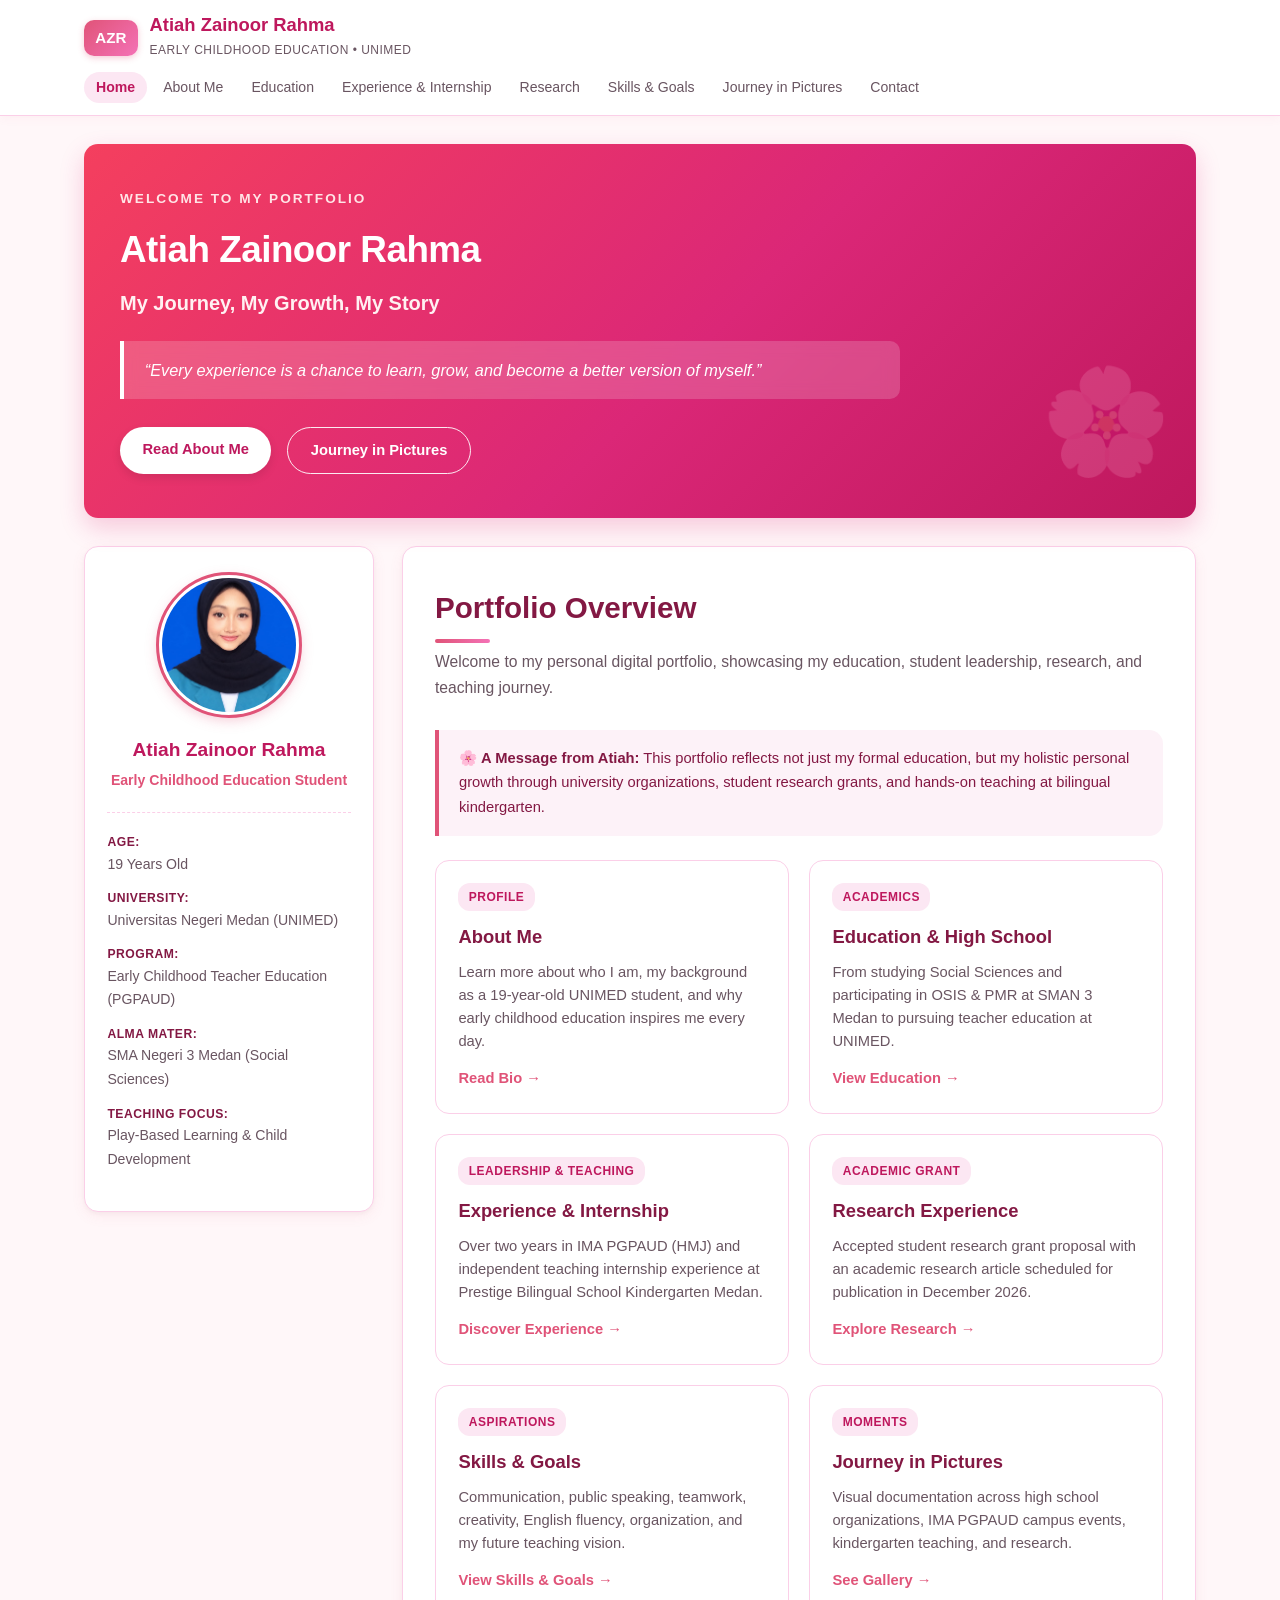
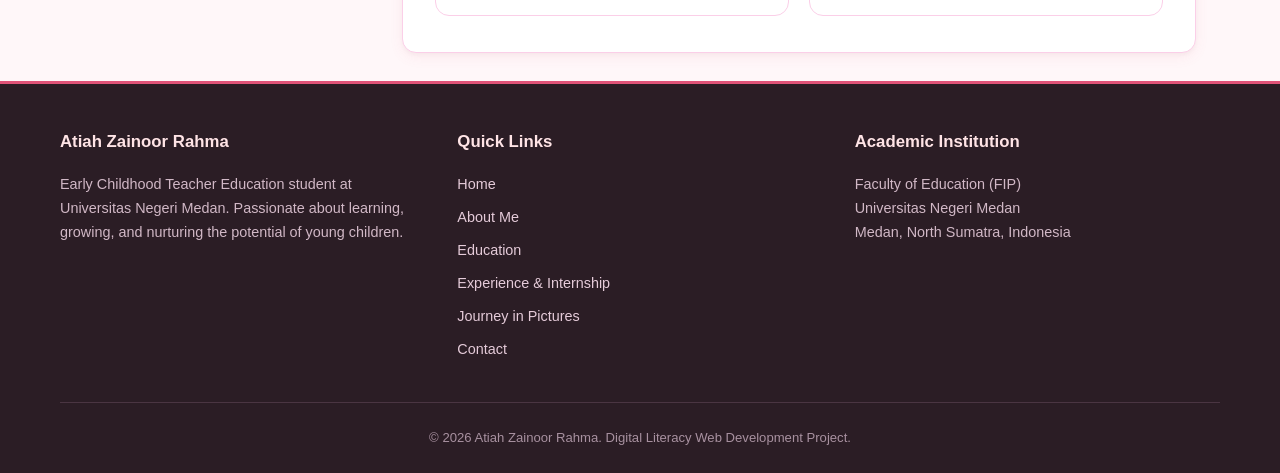
<file: index.html>
<!DOCTYPE html>
<html lang="en">
<head>
  <meta charset="UTF-8">
  <meta name="viewport" content="width=device-width, initial-scale=1.0">
  <title>Welcome to My Portfolio | Atiah Zainoor Rahma</title>
  <link rel="stylesheet" href="style.css">
</head>
<body>

  <!-- ================= 1. HEADER & NAVIGATION ================= -->
  <header>
    <div class="header-container">
      <div class="brand-logo">
        <span class="brand-badge">AZR</span>
        <div class="brand-text">
          <h1>Atiah Zainoor Rahma</h1>
          <span>Early Childhood Education • UNIMED</span>
        </div>
      </div>
      <nav>
        <ul>
          <li><a href="index.html" class="active">Home</a></li>
          <li><a href="about.html">About Me</a></li>
          <li><a href="education.html">Education</a></li>
          <li><a href="experience.html">Experience & Internship</a></li>
          <li><a href="research.html">Research</a></li>
          <li><a href="skills.html">Skills & Goals</a></li>
          <li><a href="gallery.html">Journey in Pictures</a></li>
          <li><a href="contact.html">Contact</a></li>
        </ul>
      </nav>
    </div>
  </header>

  <!-- ================= 2. MAIN CONTENT ================= -->
  <main>
    <!-- Hero Banner with Provided Titles & Quote -->
    <section class="hero-banner">
      <span class="hero-subtitle">WELCOME TO MY PORTFOLIO</span>
      <h2>Atiah Zainoor Rahma</h2>
      <p class="hero-tagline">My Journey, My Growth, My Story</p>
      
      <div class="quote-box">
        “Every experience is a chance to learn, grow, and become a better version of myself.”
      </div>

      <div class="btn-group">
        <a href="about.html" class="btn btn-primary">Read About Me</a>
        <a href="gallery.html" class="btn btn-outline">Journey in Pictures</a>
      </div>
    </section>

    <!-- Layout Grid: Sidebar + Content -->
    <div class="layout-grid">
      <!-- SIDEBAR -->
      <aside class="sidebar">
        <div class="profile-card">
          <div class="profile-photo-wrapper">
            <img src="tia.jpeg" alt="Atiah Zainoor Rahma" onerror="this.onerror=null; this.src='https://ui-avatars.com/api/?name=Atiah+Zainoor+Rahma&background=fce7f3&color=db2777&size=200&bold=true';">
          </div>
          <h3>Atiah Zainoor Rahma</h3>
          <p class="role">Early Childhood Education Student</p>
          <ul class="sidebar-info">
            <li><strong>Age:</strong> 19 Years Old</li>
            <li><strong>University:</strong> Universitas Negeri Medan (UNIMED)</li>
            <li><strong>Program:</strong> Early Childhood Teacher Education (PGPAUD)</li>
            <li><strong>Alma Mater:</strong> SMA Negeri 3 Medan (Social Sciences)</li>
            <li><strong>Teaching Focus:</strong> Play-Based Learning & Child Development</li>
          </ul>
        </div>
      </aside>

      <!-- CONTENT AREA -->
      <section class="content-area">
        <h2 class="page-title">Portfolio Overview</h2>
        <p class="page-subtitle">Welcome to my personal digital portfolio, showcasing my education, student leadership, research, and teaching journey.</p>

        <div class="notice-box">
          🌸 <strong>A Message from Atiah:</strong> This portfolio reflects not just my formal education, but my holistic personal growth through university organizations, student research grants, and hands-on teaching at bilingual kindergarten.
        </div>

        <div class="card-grid">
          <!-- Card 1: About Me -->
          <div class="card">
            <span class="card-tag">Profile</span>
            <h3>About Me</h3>
            <p>Learn more about who I am, my background as a 19-year-old UNIMED student, and why early childhood education inspires me every day.</p>
            <p style="margin-top: 0.85rem;"><a href="about.html" style="font-weight: 600;">Read Bio &rarr;</a></p>
          </div>

          <!-- Card 2: High School & University Education -->
          <div class="card">
            <span class="card-tag">Academics</span>
            <h3>Education & High School</h3>
            <p>From studying Social Sciences and participating in OSIS & PMR at SMAN 3 Medan to pursuing teacher education at UNIMED.</p>
            <p style="margin-top: 0.85rem;"><a href="education.html" style="font-weight: 600;">View Education &rarr;</a></p>
          </div>

          <!-- Card 3: Experience & Internship -->
          <div class="card">
            <span class="card-tag">Leadership & Teaching</span>
            <h3>Experience & Internship</h3>
            <p>Over two years in IMA PGPAUD (HMJ) and independent teaching internship experience at Prestige Bilingual School Kindergarten Medan.</p>
            <p style="margin-top: 0.85rem;"><a href="experience.html" style="font-weight: 600;">Discover Experience &rarr;</a></p>
          </div>

          <!-- Card 4: Research -->
          <div class="card">
            <span class="card-tag">Academic Grant</span>
            <h3>Research Experience</h3>
            <p>Accepted student research grant proposal with an academic research article scheduled for publication in December 2026.</p>
            <p style="margin-top: 0.85rem;"><a href="research.html" style="font-weight: 600;">Explore Research &rarr;</a></p>
          </div>

          <!-- Card 5: Skills & Goals -->
          <div class="card">
            <span class="card-tag">Aspirations</span>
            <h3>Skills & Goals</h3>
            <p>Communication, public speaking, teamwork, creativity, English fluency, organization, and my future teaching vision.</p>
            <p style="margin-top: 0.85rem;"><a href="skills.html" style="font-weight: 600;">View Skills & Goals &rarr;</a></p>
          </div>

          <!-- Card 6: Gallery -->
          <div class="card">
            <span class="card-tag">Moments</span>
            <h3>Journey in Pictures</h3>
            <p>Visual documentation across high school organizations, IMA PGPAUD campus events, kindergarten teaching, and research.</p>
            <p style="margin-top: 0.85rem;"><a href="gallery.html" style="font-weight: 600;">See Gallery &rarr;</a></p>
          </div>
        </div>
      </section>
    </div>
  </main>

  <!-- ================= 3. FOOTER ================= -->
  <footer>
    <div class="footer-container">
      <div class="footer-col">
        <h4>Atiah Zainoor Rahma</h4>
        <p>Early Childhood Teacher Education student at Universitas Negeri Medan. Passionate about learning, growing, and nurturing the potential of young children.</p>
      </div>
      <div class="footer-col">
        <h4>Quick Links</h4>
        <ul>
          <li><a href="index.html">Home</a></li>
          <li><a href="about.html">About Me</a></li>
          <li><a href="education.html">Education</a></li>
          <li><a href="experience.html">Experience & Internship</a></li>
          <li><a href="gallery.html">Journey in Pictures</a></li>
          <li><a href="contact.html">Contact</a></li>
        </ul>
      </div>
      <div class="footer-col">
        <h4>Academic Institution</h4>
        <p>Faculty of Education (FIP)<br>Universitas Negeri Medan<br>Medan, North Sumatra, Indonesia</p>
      </div>
    </div>
    <div class="footer-bottom">
      <p>&copy; 2026 Atiah Zainoor Rahma. Digital Literacy Web Development Project.</p>
    </div>
  </footer>

</body>
</html>
</file>
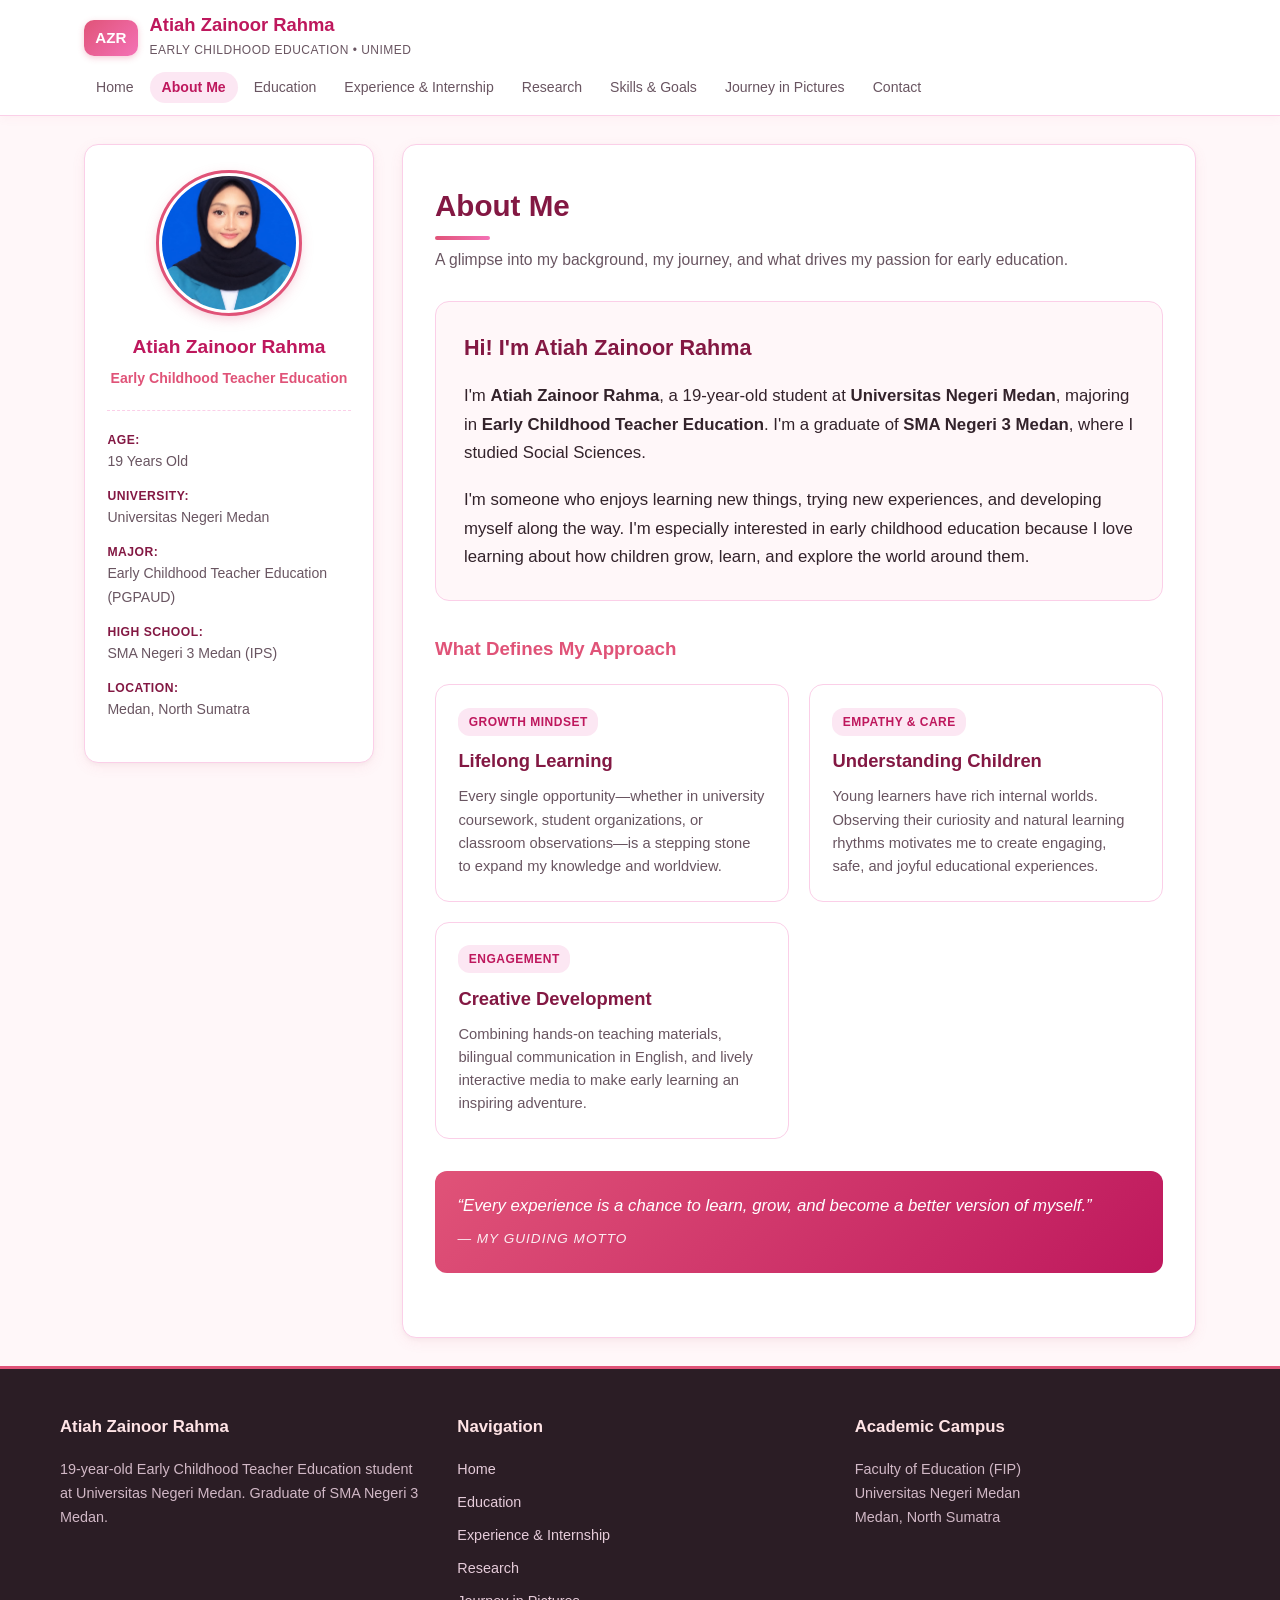
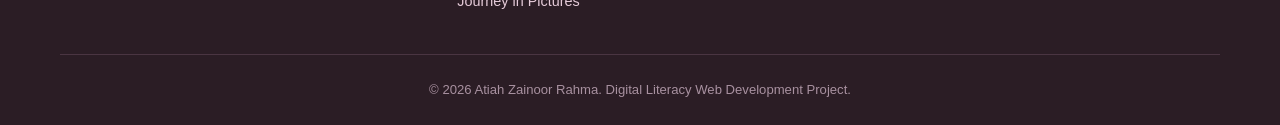
<file: about.html>
<!DOCTYPE html>
<html lang="en">
<head>
  <meta charset="UTF-8">
  <meta name="viewport" content="width=device-width, initial-scale=1.0">
  <title>About Me | Atiah Zainoor Rahma</title>
  <link rel="stylesheet" href="style.css">
</head>
<body>

  <!-- ================= 1. HEADER & NAVIGATION ================= -->
  <header>
    <div class="header-container">
      <div class="brand-logo">
        <span class="brand-badge">AZR</span>
        <div class="brand-text">
          <h1>Atiah Zainoor Rahma</h1>
          <span>Early Childhood Education • UNIMED</span>
        </div>
      </div>
      <nav>
        <ul>
          <li><a href="index.html">Home</a></li>
          <li><a href="about.html" class="active">About Me</a></li>
          <li><a href="education.html">Education</a></li>
          <li><a href="experience.html">Experience & Internship</a></li>
          <li><a href="research.html">Research</a></li>
          <li><a href="skills.html">Skills & Goals</a></li>
          <li><a href="gallery.html">Journey in Pictures</a></li>
          <li><a href="contact.html">Contact</a></li>
        </ul>
      </nav>
    </div>
  </header>

  <!-- ================= 2. MAIN CONTENT ================= -->
  <main>
    <div class="layout-grid">
      <!-- SIDEBAR -->
      <aside class="sidebar">
        <div class="profile-card">
          <div class="profile-photo-wrapper">
            <img src="tia.jpeg" alt="Atiah Zainoor Rahma" onerror="this.onerror=null; this.src='https://ui-avatars.com/api/?name=Atiah+Zainoor+Rahma&background=fce7f3&color=db2777&size=200&bold=true';">
          </div>
          <h3>Atiah Zainoor Rahma</h3>
          <p class="role">Early Childhood Teacher Education</p>
          <ul class="sidebar-info">
            <li><strong>Age:</strong> 19 Years Old</li>
            <li><strong>University:</strong> Universitas Negeri Medan</li>
            <li><strong>Major:</strong> Early Childhood Teacher Education (PGPAUD)</li>
            <li><strong>High School:</strong> SMA Negeri 3 Medan (IPS)</li>
            <li><strong>Location:</strong> Medan, North Sumatra</li>
          </ul>
        </div>
      </aside>

      <!-- CONTENT AREA -->
      <section class="content-area">
        <h2 class="page-title">About Me</h2>
        <p class="page-subtitle">A glimpse into my background, my journey, and what drives my passion for early education.</p>

        <!-- Main Narrative from User Prompt -->
        <article style="margin-bottom: 2rem; background: var(--bg-body); padding: 1.75rem; border-radius: var(--radius); border: 1.5px solid var(--border-color);">
          <h3 style="margin-bottom: 1rem; color: var(--primary-deep); font-size: 1.35rem;">Hi! I'm Atiah Zainoor Rahma</h3>
          <p style="margin-bottom: 1.15rem; color: var(--text-main); font-size: 1.05rem; line-height: 1.7;">
          I'm <strong>Atiah Zainoor Rahma</strong>, a 19-year-old student at <strong>Universitas Negeri Medan</strong>, majoring in <strong>Early Childhood Teacher Education</strong>. I'm a graduate of <strong>SMA Negeri 3 Medan</strong>, where I studied Social Sciences.
          </p>
          <p style="color: var(--text-main); font-size: 1.05rem; line-height: 1.7;">
            I'm someone who enjoys learning new things, trying new experiences, and developing myself along the way. I'm especially interested in early childhood education because I love learning about how children grow, learn, and explore the world around them.
          </p>
        </article>

        <!-- Core Characteristics & Values -->
        <h3 style="margin-bottom: 1rem; color: var(--primary-pink);">What Defines My Approach</h3>
        <div class="card-grid">
          <div class="card">
            <span class="card-tag">Growth Mindset</span>
            <h3>Lifelong Learning</h3>
            <p>Every single opportunity—whether in university coursework, student organizations, or classroom observations—is a stepping stone to expand my knowledge and worldview.</p>
          </div>

          <div class="card">
            <span class="card-tag">Empathy & Care</span>
            <h3>Understanding Children</h3>
            <p>Young learners have rich internal worlds. Observing their curiosity and natural learning rhythms motivates me to create engaging, safe, and joyful educational experiences.</p>
          </div>

          <div class="card">
            <span class="card-tag">Engagement</span>
            <h3>Creative Development</h3>
            <p>Combining hands-on teaching materials, bilingual communication in English, and lively interactive media to make early learning an inspiring adventure.</p>
          </div>
        </div>

        <!-- Quote Reminder Banner -->
        <div class="quote-box" style="margin-top: 2rem; background: linear-gradient(135deg, var(--primary-pink), var(--primary-dark)); border-radius: 12px; border-left: none; padding: 1.4rem;">
          <p style="font-size: 1.05rem; margin-bottom: 0.25rem;">
            “Every experience is a chance to learn, grow, and become a better version of myself.”
          </p>
          <span style="font-size: 0.85rem; opacity: 0.9; text-transform: uppercase; letter-spacing: 1px;">— My Guiding Motto</span>
        </div>
      </section>
    </div>
  </main>

  <!-- ================= 3. FOOTER ================= -->
  <footer>
    <div class="footer-container">
      <div class="footer-col">
        <h4>Atiah Zainoor Rahma</h4>
        <p>19-year-old Early Childhood Teacher Education student at Universitas Negeri Medan. Graduate of SMA Negeri 3 Medan.</p>
      </div>
      <div class="footer-col">
        <h4>Navigation</h4>
        <ul>
          <li><a href="index.html">Home</a></li>
          <li><a href="education.html">Education</a></li>
          <li><a href="experience.html">Experience & Internship</a></li>
          <li><a href="research.html">Research</a></li>
          <li><a href="gallery.html">Journey in Pictures</a></li>
        </ul>
      </div>
      <div class="footer-col">
        <h4>Academic Campus</h4>
        <p>Faculty of Education (FIP)<br>Universitas Negeri Medan<br>Medan, North Sumatra</p>
      </div>
    </div>
    <div class="footer-bottom">
      <p>&copy; 2026 Atiah Zainoor Rahma. Digital Literacy Web Development Project.</p>
    </div>
  </footer>

</body>
</html>
</file>
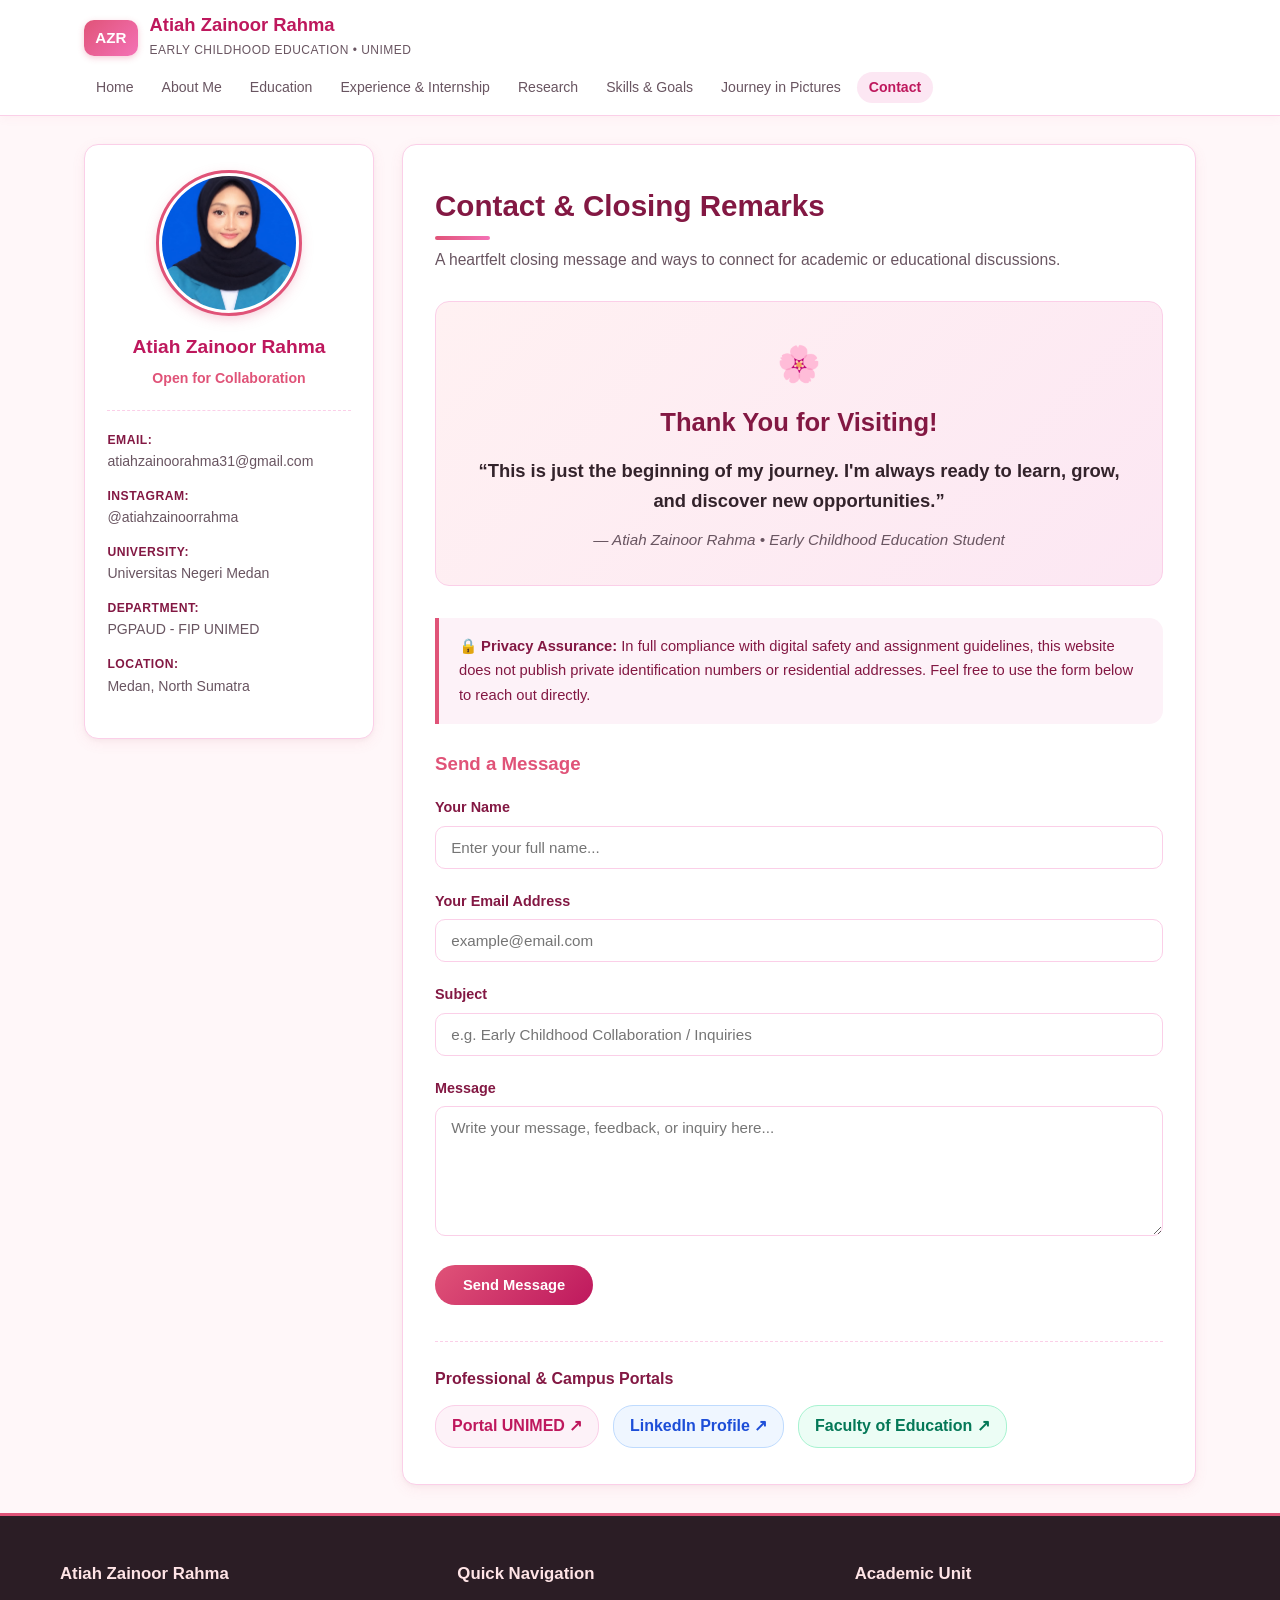
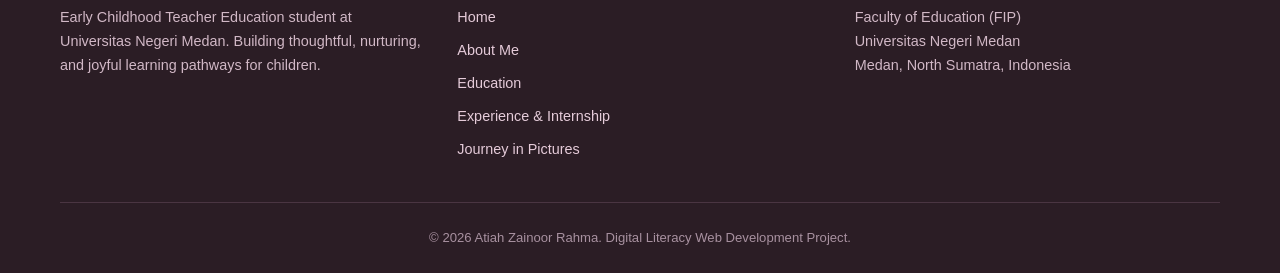
<file: contact.html>
<!DOCTYPE html>
<html lang="en">
<head>
  <meta charset="UTF-8">
  <meta name="viewport" content="width=device-width, initial-scale=1.0">
  <title>Contact & Closing | Atiah Zainoor Rahma</title>
  <link rel="stylesheet" href="style.css">
</head>
<body>

  <!-- ================= 1. HEADER & NAVIGATION ================= -->
  <header>
    <div class="header-container">
      <div class="brand-logo">
        <span class="brand-badge">AZR</span>
        <div class="brand-text">
          <h1>Atiah Zainoor Rahma</h1>
          <span>Early Childhood Education • UNIMED</span>
        </div>
      </div>
      <nav>
        <ul>
          <li><a href="index.html">Home</a></li>
          <li><a href="about.html">About Me</a></li>
          <li><a href="education.html">Education</a></li>
          <li><a href="experience.html">Experience & Internship</a></li>
          <li><a href="research.html">Research</a></li>
          <li><a href="skills.html">Skills & Goals</a></li>
          <li><a href="gallery.html">Journey in Pictures</a></li>
          <li><a href="contact.html" class="active">Contact</a></li>
        </ul>
      </nav>
    </div>
  </header>

  <!-- ================= 2. MAIN CONTENT ================= -->
  <main>
    <div class="layout-grid">
      <!-- SIDEBAR -->
      <aside class="sidebar">
        <div class="profile-card">
          <div class="profile-photo-wrapper">
            <img src="tia.jpeg" alt="Atiah Zainoor Rahma" onerror="this.onerror=null; this.src='https://ui-avatars.com/api/?name=Atiah+Zainoor+Rahma&background=fce7f3&color=db2777&size=200&bold=true';">
          </div>
          <h3>Atiah Zainoor Rahma</h3>
          <p class="role">Open for Collaboration</p>
          <ul class="sidebar-info">
            <li><strong>Email:</strong> atiahzainoorahma31@gmail.com</li>
            <li><strong>Instagram:</strong> @atiahzainoorrahma</li>
            <li><strong>University:</strong> Universitas Negeri Medan</li>
            <li><strong>Department:</strong> PGPAUD - FIP UNIMED</li>
            <li><strong>Location:</strong> Medan, North Sumatra</li>
          </ul>
        </div>
      </aside>

      <!-- CONTENT AREA -->
      <section class="content-area">
        <h2 class="page-title">Contact & Closing Remarks</h2>
        <p class="page-subtitle">A heartfelt closing message and ways to connect for academic or educational discussions.</p>

        <!-- Section 10: Penutup Website / Thank You for Visiting -->
        <article style="background: linear-gradient(135deg, #fff1f2, #fce7f3); padding: 2rem; border-radius: var(--radius); border: 1.5px solid var(--border-color); margin-bottom: 2rem; text-align: center;">
          <span style="font-size: 2.2rem; display: block; margin-bottom: 0.5rem;">🌸</span>
          <h3 style="color: var(--primary-deep); font-size: 1.6rem; margin-bottom: 0.75rem; font-weight: 800;">
            Thank You for Visiting!
          </h3>
          <p style="color: var(--text-main); font-size: 1.15rem; font-weight: 600; line-height: 1.6; max-width: 650px; margin: 0 auto 0.75rem;">
            “This is just the beginning of my journey. I'm always ready to learn, grow, and discover new opportunities.”
          </p>
          <p style="color: var(--text-muted); font-size: 0.95rem; font-style: italic;">
            — Atiah Zainoor Rahma • Early Childhood Education Student
          </p>
        </article>

        <!-- Safe Privacy Notice -->
        <div class="notice-box">
          🔒 <strong>Privacy Assurance:</strong> In full compliance with digital safety and assignment guidelines, this website does not publish private identification numbers or residential addresses. Feel free to use the form below to reach out directly.
        </div>

        <!-- Contact Form -->
        <h3 style="margin-bottom: 1rem; color: var(--primary-pink);">Send a Message</h3>
        <form action="#" method="POST" onsubmit="event.preventDefault(); alert('Thank you for reaching out, your message has been sent successfully!');">
          <div class="form-group">
            <label for="name">Your Name</label>
            <input type="text" id="name" class="form-control" placeholder="Enter your full name..." required>
          </div>

          <div class="form-group">
            <label for="email">Your Email Address</label>
            <input type="email" id="email" class="form-control" placeholder="example@email.com" required>
          </div>

          <div class="form-group">
            <label for="subject">Subject</label>
            <input type="text" id="subject" class="form-control" placeholder="e.g. Early Childhood Collaboration / Inquiries" required>
          </div>

          <div class="form-group">
            <label for="message">Message</label>
            <textarea id="message" class="form-control" placeholder="Write your message, feedback, or inquiry here..." required></textarea>
          </div>

          <button type="submit" class="btn btn-submit">Send Message</button>
        </form>

        <!-- Professional Tautan -->
        <div style="margin-top: 2.25rem; border-top: 1.5px dashed var(--border-color); padding-top: 1.5rem;">
          <h4 style="margin-bottom: 0.75rem; color: var(--primary-deep);">Professional & Campus Portals</h4>
          <div style="display: flex; gap: 0.85rem; flex-wrap: wrap;">
            <a href="https://unimed.ac.id" target="_blank" rel="noopener noreferrer" style="font-weight: 600; background: #fdf2f8; color: #be185d; padding: 0.45rem 1rem; border-radius: 20px; border: 1px solid var(--border-color);">Portal UNIMED &nearr;</a>
            <a href="https://linkedin.com" target="_blank" rel="noopener noreferrer" style="font-weight: 600; background: #eff6ff; color: #1d4ed8; padding: 0.45rem 1rem; border-radius: 20px; border: 1px solid #bfdbfe;">LinkedIn Profile &nearr;</a>
            <a href="https://fip.unimed.ac.id" target="_blank" rel="noopener noreferrer" style="font-weight: 600; background: #ecfdf5; color: #047857; padding: 0.45rem 1rem; border-radius: 20px; border: 1px solid #a7f3d0;">Faculty of Education &nearr;</a>
          </div>
        </div>
      </section>
    </div>
  </main>

  <!-- ================= 3. FOOTER ================= -->
  <footer>
    <div class="footer-container">
      <div class="footer-col">
        <h4>Atiah Zainoor Rahma</h4>
        <p>Early Childhood Teacher Education student at Universitas Negeri Medan. Building thoughtful, nurturing, and joyful learning pathways for children.</p>
      </div>
      <div class="footer-col">
        <h4>Quick Navigation</h4>
        <ul>
          <li><a href="index.html">Home</a></li>
          <li><a href="about.html">About Me</a></li>
          <li><a href="education.html">Education</a></li>
          <li><a href="experience.html">Experience & Internship</a></li>
          <li><a href="gallery.html">Journey in Pictures</a></li>
        </ul>
      </div>
      <div class="footer-col">
        <h4>Academic Unit</h4>
        <p>Faculty of Education (FIP)<br>Universitas Negeri Medan<br>Medan, North Sumatra, Indonesia</p>
      </div>
    </div>
    <div class="footer-bottom">
      <p>&copy; 2026 Atiah Zainoor Rahma. Digital Literacy Web Development Project.</p>
    </div>
  </footer>

</body>
</html>
</file>
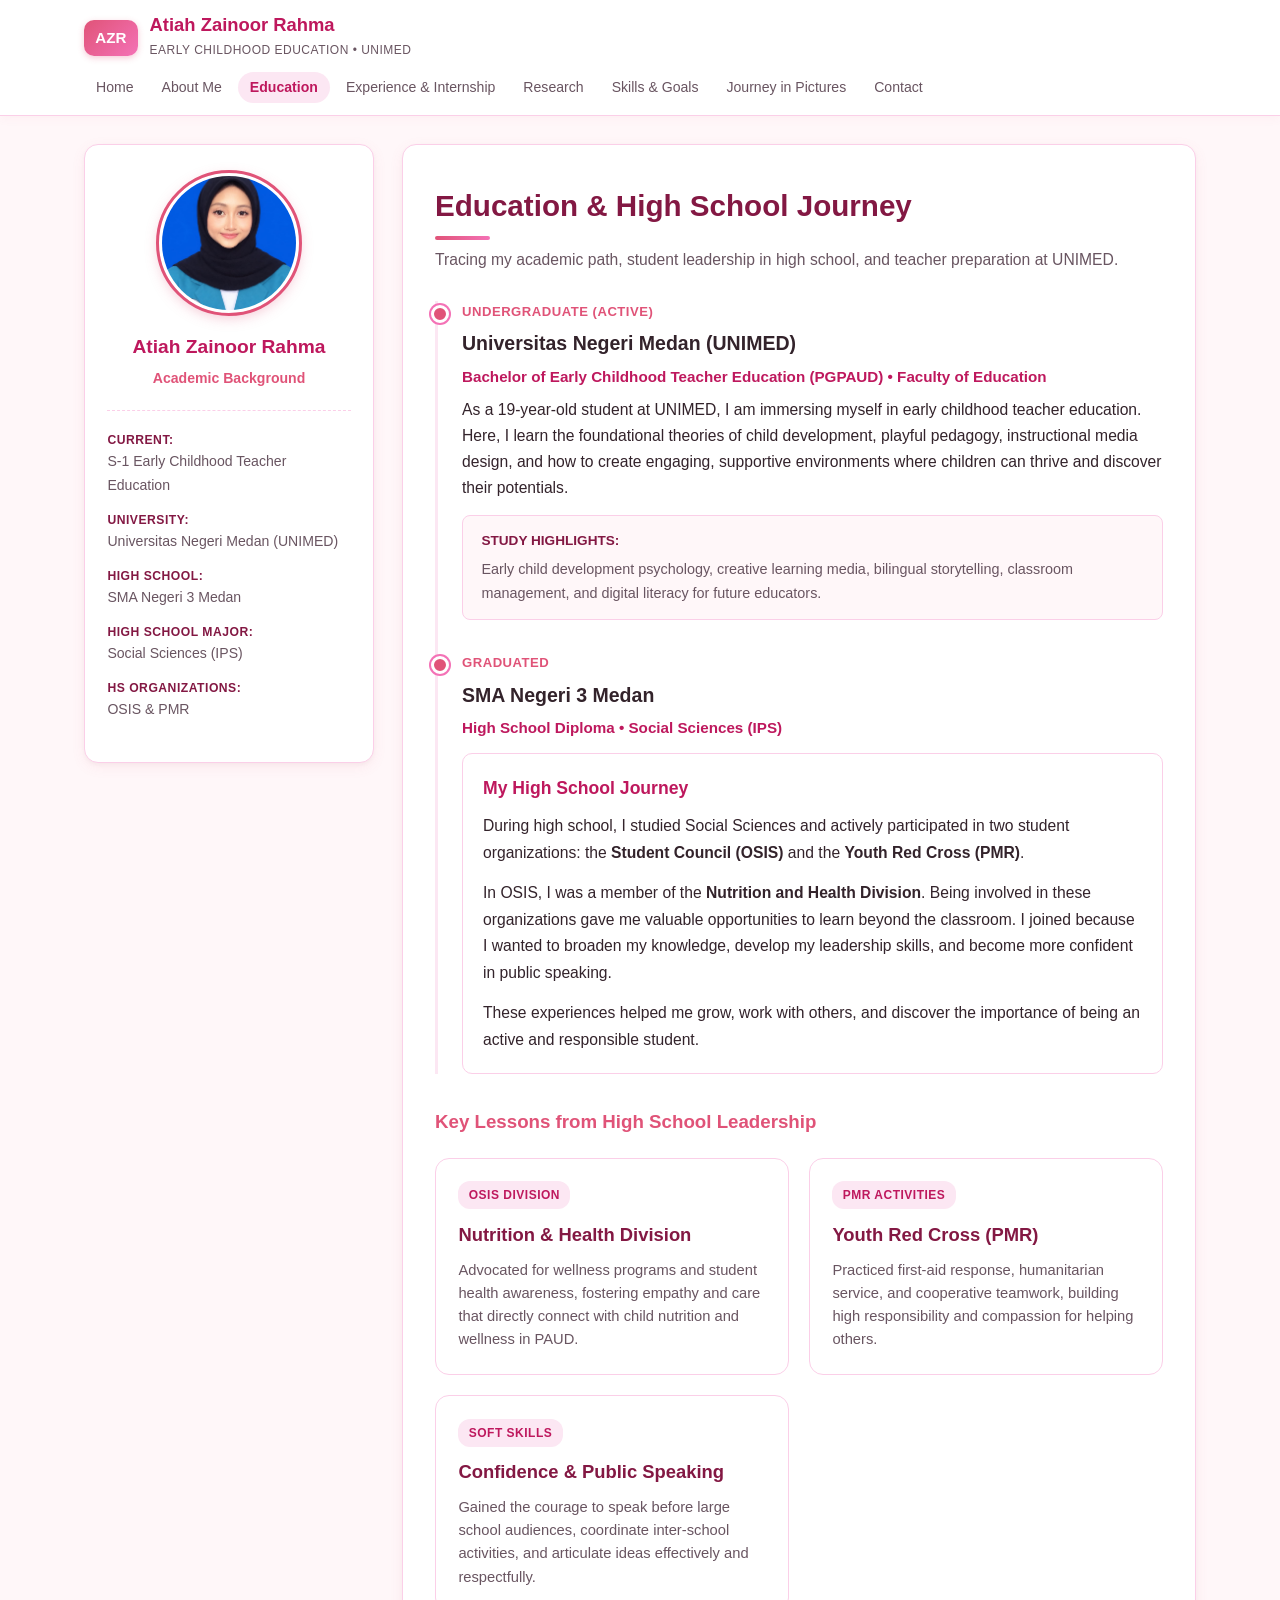
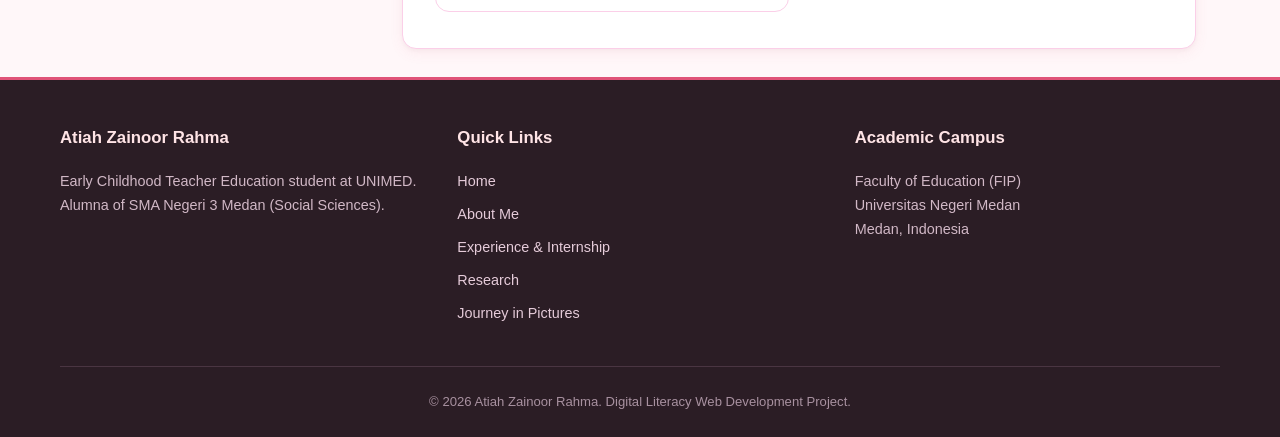
<file: education.html>
<!DOCTYPE html>
<html lang="en">
<head>
  <meta charset="UTF-8">
  <meta name="viewport" content="width=device-width, initial-scale=1.0">
  <title>Education & High School Journey | Atiah Zainoor Rahma</title>
  <link rel="stylesheet" href="style.css">
</head>
<body>

  <!-- ================= 1. HEADER & NAVIGATION ================= -->
  <header>
    <div class="header-container">
      <div class="brand-logo">
        <span class="brand-badge">AZR</span>
        <div class="brand-text">
          <h1>Atiah Zainoor Rahma</h1>
          <span>Early Childhood Education • UNIMED</span>
        </div>
      </div>
      <nav>
        <ul>
          <li><a href="index.html">Home</a></li>
          <li><a href="about.html">About Me</a></li>
          <li><a href="education.html" class="active">Education</a></li>
          <li><a href="experience.html">Experience & Internship</a></li>
          <li><a href="research.html">Research</a></li>
          <li><a href="skills.html">Skills & Goals</a></li>
          <li><a href="gallery.html">Journey in Pictures</a></li>
          <li><a href="contact.html">Contact</a></li>
        </ul>
      </nav>
    </div>
  </header>

  <!-- ================= 2. MAIN CONTENT ================= -->
  <main>
    <div class="layout-grid">
      <!-- SIDEBAR -->
      <aside class="sidebar">
        <div class="profile-card">
          <div class="profile-photo-wrapper">
            <img src="tia.jpeg" alt="Atiah Zainoor Rahma" onerror="this.onerror=null; this.src='https://ui-avatars.com/api/?name=Atiah+Zainoor+Rahma&background=fce7f3&color=db2777&size=200&bold=true';">
          </div>
          <h3>Atiah Zainoor Rahma</h3>
          <p class="role">Academic Background</p>
          <ul class="sidebar-info">
            <li><strong>Current:</strong> S-1 Early Childhood Teacher Education</li>
            <li><strong>University:</strong> Universitas Negeri Medan (UNIMED)</li>
            <li><strong>High School:</strong> SMA Negeri 3 Medan</li>
            <li><strong>High School Major:</strong> Social Sciences (IPS)</li>
            <li><strong>HS Organizations:</strong> OSIS & PMR</li>
          </ul>
        </div>
      </aside>

      <!-- CONTENT AREA -->
      <section class="content-area">
        <h2 class="page-title">Education & High School Journey</h2>
        <p class="page-subtitle">Tracing my academic path, student leadership in high school, and teacher preparation at UNIMED.</p>

        <!-- Timeline of Education -->
        <div class="timeline">
          <!-- Higher Education -->
          <div class="timeline-item">
            <div class="timeline-date">Undergraduate (Active)</div>
            <h3 class="timeline-title">Universitas Negeri Medan (UNIMED)</h3>
            <p class="timeline-subtitle">Bachelor of Early Childhood Teacher Education (PGPAUD) • Faculty of Education</p>
            <p style="color: var(--text-main); margin-bottom: 0.85rem; font-size: 0.98rem; line-height: 1.65;">
              As a 19-year-old student at UNIMED, I am immersing myself in early childhood teacher education. Here, I learn the foundational theories of child development, playful pedagogy, instructional media design, and how to create engaging, supportive environments where children can thrive and discover their potentials.
            </p>
            <div style="background: var(--bg-body); padding: 0.9rem 1.15rem; border-radius: 8px; border: 1.5px solid var(--border-color);">
              <strong style="color: var(--primary-deep); font-size: 0.85rem; display: block; margin-bottom: 0.25rem;">STUDY HIGHLIGHTS:</strong>
              <p style="font-size: 0.9rem; color: var(--text-muted);">
                Early child development psychology, creative learning media, bilingual storytelling, classroom management, and digital literacy for future educators.
              </p>
            </div>
          </div>

          <!-- Secondary Education: My High School Journey -->
          <div class="timeline-item">
            <div class="timeline-date">Graduated</div>
            <h3 class="timeline-title">SMA Negeri 3 Medan</h3>
            <p class="timeline-subtitle">High School Diploma • Social Sciences (IPS)</p>
            
            <div style="background: #ffffff; padding: 1.25rem; border-radius: 10px; border: 1.5px solid var(--border-color); margin-top: 0.75rem;">
              <h4 style="color: var(--primary-dark); font-size: 1.1rem; margin-bottom: 0.6rem;">My High School Journey</h4>
              <p style="color: var(--text-main); font-size: 0.98rem; line-height: 1.7; margin-bottom: 0.85rem;">
                During high school, I studied Social Sciences and actively participated in two student organizations: the <strong>Student Council (OSIS)</strong> and the <strong>Youth Red Cross (PMR)</strong>.
              </p>
              <p style="color: var(--text-main); font-size: 0.98rem; line-height: 1.7; margin-bottom: 0.85rem;">
                In OSIS, I was a member of the <strong>Nutrition and Health Division</strong>. Being involved in these organizations gave me valuable opportunities to learn beyond the classroom. I joined because I wanted to broaden my knowledge, develop my leadership skills, and become more confident in public speaking.
              </p>
              <p style="color: var(--text-main); font-size: 0.98rem; line-height: 1.7;">
                These experiences helped me grow, work with others, and discover the importance of being an active and responsible student.
              </p>
            </div>
          </div>
        </div>

        <!-- Organizational Growth at High School -->
        <h3 style="margin-top: 1.5rem; margin-bottom: 1rem; color: var(--primary-pink);">Key Lessons from High School Leadership</h3>
        <div class="card-grid">
          <div class="card">
            <span class="card-tag">OSIS Division</span>
            <h3>Nutrition & Health Division</h3>
            <p>Advocated for wellness programs and student health awareness, fostering empathy and care that directly connect with child nutrition and wellness in PAUD.</p>
          </div>

          <div class="card">
            <span class="card-tag">PMR Activities</span>
            <h3>Youth Red Cross (PMR)</h3>
            <p>Practiced first-aid response, humanitarian service, and cooperative teamwork, building high responsibility and compassion for helping others.</p>
          </div>

          <div class="card">
            <span class="card-tag">Soft Skills</span>
            <h3>Confidence & Public Speaking</h3>
            <p>Gained the courage to speak before large school audiences, coordinate inter-school activities, and articulate ideas effectively and respectfully.</p>
          </div>
        </div>
      </section>
    </div>
  </main>

  <!-- ================= 3. FOOTER ================= -->
  <footer>
    <div class="footer-container">
      <div class="footer-col">
        <h4>Atiah Zainoor Rahma</h4>
        <p>Early Childhood Teacher Education student at UNIMED. Alumna of SMA Negeri 3 Medan (Social Sciences).</p>
      </div>
      <div class="footer-col">
        <h4>Quick Links</h4>
        <ul>
          <li><a href="index.html">Home</a></li>
          <li><a href="about.html">About Me</a></li>
          <li><a href="experience.html">Experience & Internship</a></li>
          <li><a href="research.html">Research</a></li>
          <li><a href="gallery.html">Journey in Pictures</a></li>
        </ul>
      </div>
      <div class="footer-col">
        <h4>Academic Campus</h4>
        <p>Faculty of Education (FIP)<br>Universitas Negeri Medan<br>Medan, Indonesia</p>
      </div>
    </div>
    <div class="footer-bottom">
      <p>&copy; 2026 Atiah Zainoor Rahma. Digital Literacy Web Development Project.</p>
    </div>
  </footer>

</body>
</html>
</file>
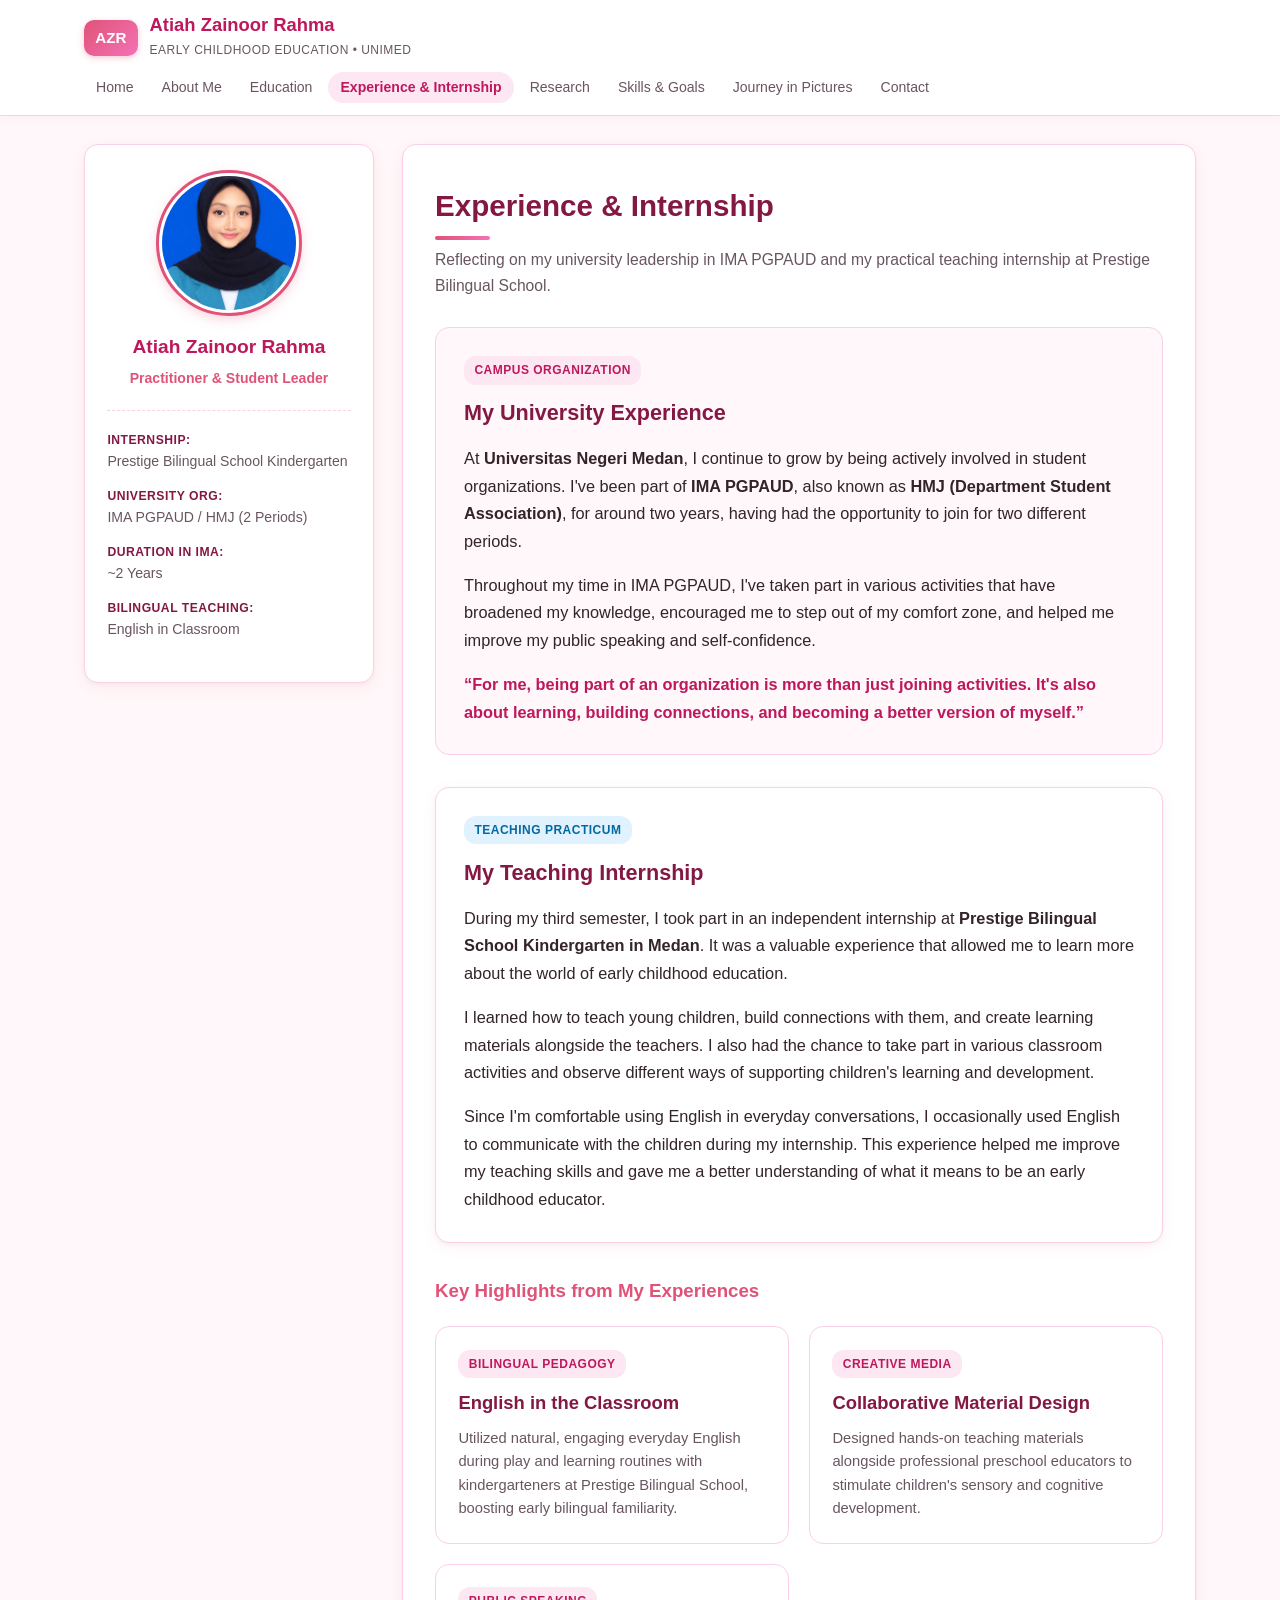
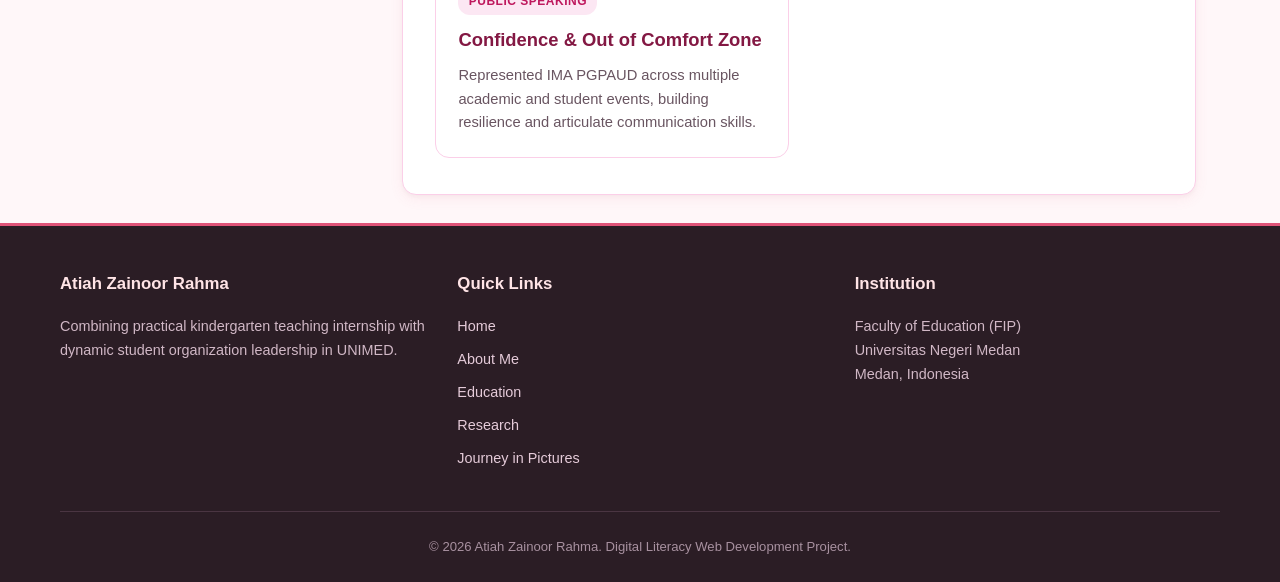
<file: experience.html>
<!DOCTYPE html>
<html lang="en">
<head>
  <meta charset="UTF-8">
  <meta name="viewport" content="width=device-width, initial-scale=1.0">
  <title>Experience & Internship | Atiah Zainoor Rahma</title>
  <link rel="stylesheet" href="style.css">
</head>
<body>

  <!-- ================= 1. HEADER & NAVIGATION ================= -->
  <header>
    <div class="header-container">
      <div class="brand-logo">
        <span class="brand-badge">AZR</span>
        <div class="brand-text">
          <h1>Atiah Zainoor Rahma</h1>
          <span>Early Childhood Education • UNIMED</span>
        </div>
      </div>
      <nav>
        <ul>
          <li><a href="index.html">Home</a></li>
          <li><a href="about.html">About Me</a></li>
          <li><a href="education.html">Education</a></li>
          <li><a href="experience.html" class="active">Experience & Internship</a></li>
          <li><a href="research.html">Research</a></li>
          <li><a href="skills.html">Skills & Goals</a></li>
          <li><a href="gallery.html">Journey in Pictures</a></li>
          <li><a href="contact.html">Contact</a></li>
        </ul>
      </nav>
    </div>
  </header>

  <!-- ================= 2. MAIN CONTENT ================= -->
  <main>
    <div class="layout-grid">
      <!-- SIDEBAR -->
      <aside class="sidebar">
        <div class="profile-card">
          <div class="profile-photo-wrapper">
            <img src="tia.jpeg" alt="Atiah Zainoor Rahma" onerror="this.onerror=null; this.src='https://ui-avatars.com/api/?name=Atiah+Zainoor+Rahma&background=fce7f3&color=db2777&size=200&bold=true';">
          </div>
          <h3>Atiah Zainoor Rahma</h3>
          <p class="role">Practitioner & Student Leader</p>
          <ul class="sidebar-info">
            <li><strong>Internship:</strong> Prestige Bilingual School Kindergarten</li>
            <li><strong>University Org:</strong> IMA PGPAUD / HMJ (2 Periods)</li>
            <li><strong>Duration in IMA:</strong> ~2 Years</li>
            <li><strong>Bilingual Teaching:</strong> English in Classroom</li>
          </ul>
        </div>
      </aside>

      <!-- CONTENT AREA -->
      <section class="content-area">
        <h2 class="page-title">Experience & Internship</h2>
        <p class="page-subtitle">Reflecting on my university leadership in IMA PGPAUD and my practical teaching internship at Prestige Bilingual School.</p>

        <!-- Section 1: My University Experience -->
        <article style="background: var(--bg-body); padding: 1.75rem; border-radius: var(--radius); border: 1.5px solid var(--border-color); margin-bottom: 2rem;">
          <span class="card-tag">Campus Organization</span>
          <h3 style="color: var(--primary-deep); font-size: 1.35rem; margin-bottom: 0.85rem;">My University Experience</h3>
          <p style="color: var(--text-main); font-size: 1.02rem; line-height: 1.7; margin-bottom: 1rem;">
            At <strong>Universitas Negeri Medan</strong>, I continue to grow by being actively involved in student organizations. I've been part of <strong>IMA PGPAUD</strong>, also known as <strong>HMJ (Department Student Association)</strong>, for around two years, having had the opportunity to join for two different periods.
          </p>
          <p style="color: var(--text-main); font-size: 1.02rem; line-height: 1.7; margin-bottom: 1rem;">
            Throughout my time in IMA PGPAUD, I've taken part in various activities that have broadened my knowledge, encouraged me to step out of my comfort zone, and helped me improve my public speaking and self-confidence.
          </p>
          <p style="color: var(--primary-dark); font-size: 1.02rem; line-height: 1.7; font-weight: 600;">
            “For me, being part of an organization is more than just joining activities. It's also about learning, building connections, and becoming a better version of myself.”
          </p>
        </article>

        <!-- Section 2: My Teaching Internship -->
        <article style="background: #ffffff; padding: 1.75rem; border-radius: var(--radius); border: 1.5px solid var(--border-color); margin-bottom: 2rem; box-shadow: var(--shadow);">
          <span class="card-tag" style="background: #e0f2fe; color: #0369a1;">Teaching Practicum</span>
          <h3 style="color: var(--primary-deep); font-size: 1.35rem; margin-bottom: 0.85rem;">My Teaching Internship</h3>
          <p style="color: var(--text-main); font-size: 1.02rem; line-height: 1.7; margin-bottom: 1rem;">
            During my third semester, I took part in an independent internship at <strong>Prestige Bilingual School Kindergarten in Medan</strong>. It was a valuable experience that allowed me to learn more about the world of early childhood education.
          </p>
          <p style="color: var(--text-main); font-size: 1.02rem; line-height: 1.7; margin-bottom: 1rem;">
            I learned how to teach young children, build connections with them, and create learning materials alongside the teachers. I also had the chance to take part in various classroom activities and observe different ways of supporting children's learning and development.
          </p>
          <p style="color: var(--text-main); font-size: 1.02rem; line-height: 1.7;">
            Since I'm comfortable using English in everyday conversations, I occasionally used English to communicate with the children during my internship. This experience helped me improve my teaching skills and gave me a better understanding of what it means to be an early childhood educator.
          </p>
        </article>

        <!-- Key Takeaways Grid -->
        <h3 style="margin-bottom: 1rem; color: var(--primary-pink);">Key Highlights from My Experiences</h3>
        <div class="card-grid">
          <div class="card">
            <span class="card-tag">Bilingual Pedagogy</span>
            <h3>English in the Classroom</h3>
            <p>Utilized natural, engaging everyday English during play and learning routines with kindergarteners at Prestige Bilingual School, boosting early bilingual familiarity.</p>
          </div>

          <div class="card">
            <span class="card-tag">Creative Media</span>
            <h3>Collaborative Material Design</h3>
            <p>Designed hands-on teaching materials alongside professional preschool educators to stimulate children's sensory and cognitive development.</p>
          </div>

          <div class="card">
            <span class="card-tag">Public Speaking</span>
            <h3>Confidence & Out of Comfort Zone</h3>
            <p>Represented IMA PGPAUD across multiple academic and student events, building resilience and articulate communication skills.</p>
          </div>
        </div>
      </section>
    </div>
  </main>

  <!-- ================= 3. FOOTER ================= -->
  <footer>
    <div class="footer-container">
      <div class="footer-col">
        <h4>Atiah Zainoor Rahma</h4>
        <p>Combining practical kindergarten teaching internship with dynamic student organization leadership in UNIMED.</p>
      </div>
      <div class="footer-col">
        <h4>Quick Links</h4>
        <ul>
          <li><a href="index.html">Home</a></li>
          <li><a href="about.html">About Me</a></li>
          <li><a href="education.html">Education</a></li>
          <li><a href="research.html">Research</a></li>
          <li><a href="gallery.html">Journey in Pictures</a></li>
        </ul>
      </div>
      <div class="footer-col">
        <h4>Institution</h4>
        <p>Faculty of Education (FIP)<br>Universitas Negeri Medan<br>Medan, Indonesia</p>
      </div>
    </div>
    <div class="footer-bottom">
      <p>&copy; 2026 Atiah Zainoor Rahma. Digital Literacy Web Development Project.</p>
    </div>
  </footer>

</body>
</html>
</file>
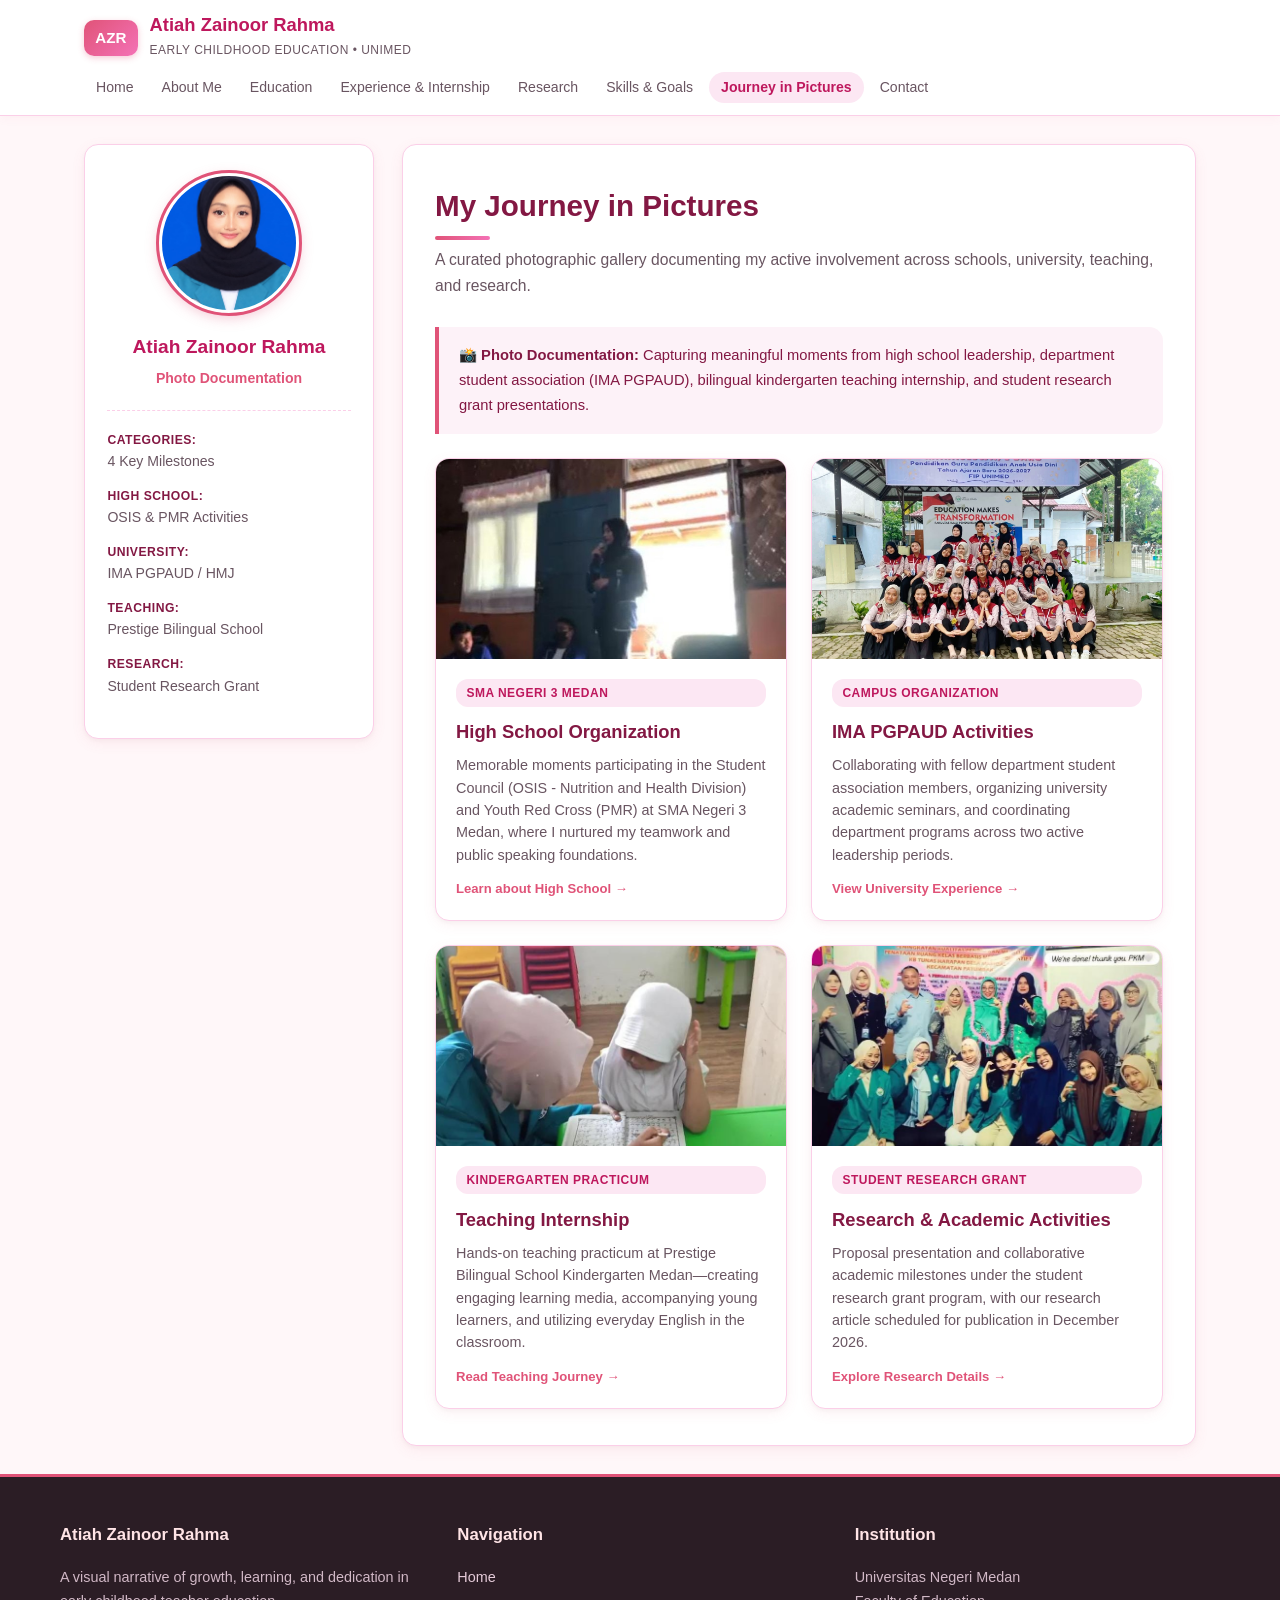
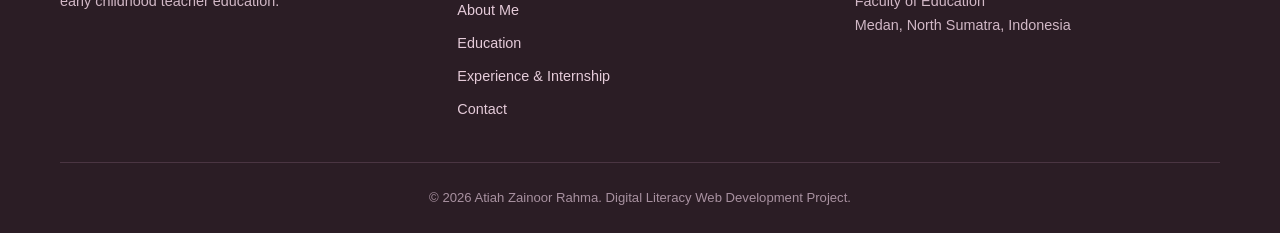
<file: gallery.html>
<!DOCTYPE html>
<html lang="en">
<head>
  <meta charset="UTF-8">
  <meta name="viewport" content="width=device-width, initial-scale=1.0">
  <title>Journey in Pictures | Atiah Zainoor Rahma</title>
  <link rel="stylesheet" href="style.css">
</head>
<body>

  <!-- ================= 1. HEADER & NAVIGATION ================= -->
  <header>
    <div class="header-container">
      <div class="brand-logo">
        <span class="brand-badge">AZR</span>
        <div class="brand-text">
          <h1>Atiah Zainoor Rahma</h1>
          <span>Early Childhood Education • UNIMED</span>
        </div>
      </div>
      <nav>
        <ul>
          <li><a href="index.html">Home</a></li>
          <li><a href="about.html">About Me</a></li>
          <li><a href="education.html">Education</a></li>
          <li><a href="experience.html">Experience & Internship</a></li>
          <li><a href="research.html">Research</a></li>
          <li><a href="skills.html">Skills & Goals</a></li>
          <li><a href="gallery.html" class="active">Journey in Pictures</a></li>
          <li><a href="contact.html">Contact</a></li>
        </ul>
      </nav>
    </div>
  </header>

  <!-- ================= 2. MAIN CONTENT ================= -->
  <main>
    <div class="layout-grid">
      <!-- SIDEBAR -->
      <aside class="sidebar">
        <div class="profile-card">
          <div class="profile-photo-wrapper">
            <img src="tia.jpeg" alt="Atiah Zainoor Rahma" onerror="this.onerror=null; this.src='https://ui-avatars.com/api/?name=Atiah+Zainoor+Rahma&background=fce7f3&color=db2777&size=200&bold=true';">
          </div>
          <h3>Atiah Zainoor Rahma</h3>
          <p class="role">Photo Documentation</p>
          <ul class="sidebar-info">
            <li><strong>Categories:</strong> 4 Key Milestones</li>
            <li><strong>High School:</strong> OSIS & PMR Activities</li>
            <li><strong>University:</strong> IMA PGPAUD / HMJ</li>
            <li><strong>Teaching:</strong> Prestige Bilingual School</li>
            <li><strong>Research:</strong> Student Research Grant</li>
          </ul>
        </div>
      </aside>

      <!-- CONTENT AREA -->
      <section class="content-area">
        <h2 class="page-title">My Journey in Pictures</h2>
        <p class="page-subtitle">A curated photographic gallery documenting my active involvement across schools, university, teaching, and research.</p>

        <div class="notice-box">
          📸 <strong>Photo Documentation:</strong> Capturing meaningful moments from high school leadership, department student association (IMA PGPAUD), bilingual kindergarten teaching internship, and student research grant presentations.
        </div>

        <!-- 4 Gallery Cards with User's Image Links -->
        <div class="gallery-grid">
          <!-- Item 1: High School Organization -->
          <div class="gallery-card">
            <div class="gallery-img-wrapper">
              <img src="osis.jpeg" alt="High School Organization" onerror="this.onerror=null; this.src='osis.jpeg';">
            </div>
            <div class="gallery-body">
              <span class="card-tag">SMA Negeri 3 Medan</span>
              <h3>High School Organization</h3>
              <p>Memorable moments participating in the Student Council (OSIS - Nutrition and Health Division) and Youth Red Cross (PMR) at SMA Negeri 3 Medan, where I nurtured my teamwork and public speaking foundations.</p>
              <a href="education.html" class="gallery-link">Learn about High School &rarr;</a>
            </div>
          </div>

          <!-- Item 2: IMA PGPAUD Activities -->
          <div class="gallery-card">
            <div class="gallery-img-wrapper">
              <img src="ima.jpeg" alt="IMA PGPAUD Activities" onerror="this.onerror=null; this.src='ima.jpeg';">
            </div>
            <div class="gallery-body">
              <span class="card-tag">Campus Organization</span>
              <h3>IMA PGPAUD Activities</h3>
              <p>Collaborating with fellow department student association members, organizing university academic seminars, and coordinating department programs across two active leadership periods.</p>
              <a href="experience.html" class="gallery-link">View University Experience &rarr;</a>
            </div>
          </div>

          <!-- Item 3: Teaching Internship -->
          <div class="gallery-card">
            <div class="gallery-img-wrapper">
              <img src="intership.jpeg" alt="Teaching Internship" onerror="this.onerror=null; this.src='intership.jpeg';">
            </div>
            <div class="gallery-body">
              <span class="card-tag">Kindergarten Practicum</span>
              <h3>Teaching Internship</h3>
              <p>Hands-on teaching practicum at Prestige Bilingual School Kindergarten Medan—creating engaging learning media, accompanying young learners, and utilizing everyday English in the classroom.</p>
              <a href="experience.html" class="gallery-link">Read Teaching Journey &rarr;</a>
            </div>
          </div>

          <!-- Item 4: Research and Academic Activities -->
          <div class="gallery-card">
            <div class="gallery-img-wrapper">
              <img src="pkm.jpeg" alt="Research and Academic Activities" onerror="this.onerror=null; this.src='pkm.jpeg';">
            </div>
            <div class="gallery-body">
              <span class="card-tag">Student Research Grant</span>
              <h3>Research & Academic Activities</h3>
              <p>Proposal presentation and collaborative academic milestones under the student research grant program, with our research article scheduled for publication in December 2026.</p>
              <a href="research.html" class="gallery-link">Explore Research Details &rarr;</a>
            </div>
          </div>
        </div>
      </section>
    </div>
  </main>

  <!-- ================= 3. FOOTER ================= -->
  <footer>
    <div class="footer-container">
      <div class="footer-col">
        <h4>Atiah Zainoor Rahma</h4>
        <p>A visual narrative of growth, learning, and dedication in early childhood teacher education.</p>
      </div>
      <div class="footer-col">
        <h4>Navigation</h4>
        <ul>
          <li><a href="index.html">Home</a></li>
          <li><a href="about.html">About Me</a></li>
          <li><a href="education.html">Education</a></li>
          <li><a href="experience.html">Experience & Internship</a></li>
          <li><a href="contact.html">Contact</a></li>
        </ul>
      </div>
      <div class="footer-col">
        <h4>Institution</h4>
        <p>Universitas Negeri Medan<br>Faculty of Education<br>Medan, North Sumatra, Indonesia</p>
      </div>
    </div>
    <div class="footer-bottom">
      <p>&copy; 2026 Atiah Zainoor Rahma. Digital Literacy Web Development Project.</p>
    </div>
  </footer>

</body>
</html>
</file>
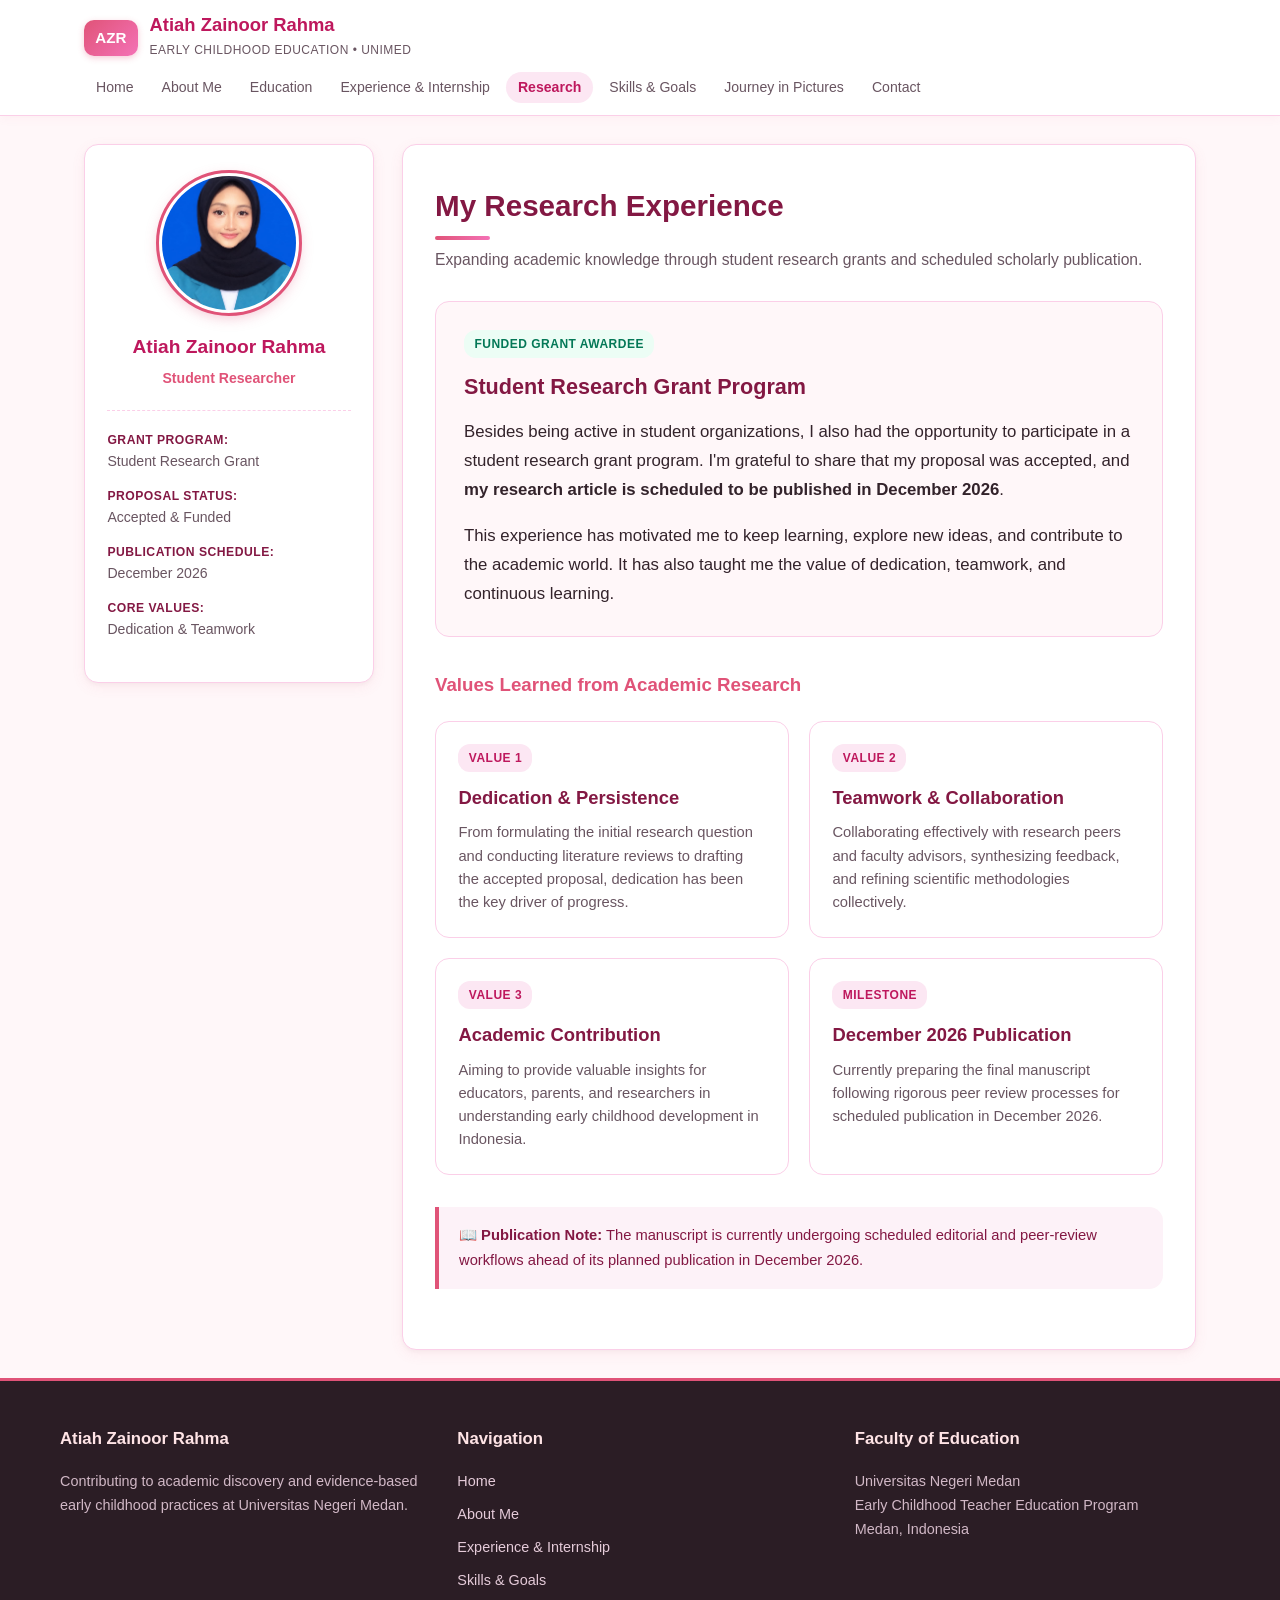
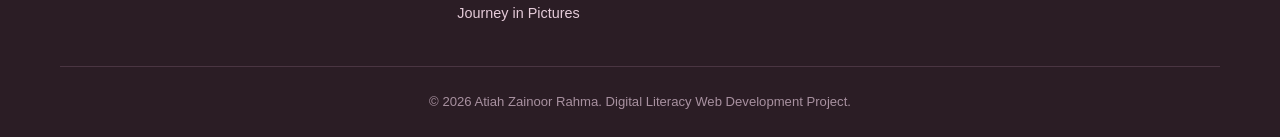
<file: research.html>
<!DOCTYPE html>
<html lang="en">
<head>
  <meta charset="UTF-8">
  <meta name="viewport" content="width=device-width, initial-scale=1.0">
  <title>My Research Experience | Atiah Zainoor Rahma</title>
  <link rel="stylesheet" href="style.css">
</head>
<body>

  <!-- ================= 1. HEADER & NAVIGATION ================= -->
  <header>
    <div class="header-container">
      <div class="brand-logo">
        <span class="brand-badge">AZR</span>
        <div class="brand-text">
          <h1>Atiah Zainoor Rahma</h1>
          <span>Early Childhood Education • UNIMED</span>
        </div>
      </div>
      <nav>
        <ul>
          <li><a href="index.html">Home</a></li>
          <li><a href="about.html">About Me</a></li>
          <li><a href="education.html">Education</a></li>
          <li><a href="experience.html">Experience & Internship</a></li>
          <li><a href="research.html" class="active">Research</a></li>
          <li><a href="skills.html">Skills & Goals</a></li>
          <li><a href="gallery.html">Journey in Pictures</a></li>
          <li><a href="contact.html">Contact</a></li>
        </ul>
      </nav>
    </div>
  </header>

  <!-- ================= 2. MAIN CONTENT ================= -->
  <main>
    <div class="layout-grid">
      <!-- SIDEBAR -->
      <aside class="sidebar">
        <div class="profile-card">
          <div class="profile-photo-wrapper">
            <img src="tia.jpeg" alt="Atiah Zainoor Rahma" onerror="this.onerror=null; this.src='https://ui-avatars.com/api/?name=Atiah+Zainoor+Rahma&background=fce7f3&color=db2777&size=200&bold=true';">
          </div>
          <h3>Atiah Zainoor Rahma</h3>
          <p class="role">Student Researcher</p>
          <ul class="sidebar-info">
            <li><strong>Grant Program:</strong> Student Research Grant</li>
            <li><strong>Proposal Status:</strong> Accepted & Funded</li>
            <li><strong>Publication Schedule:</strong> December 2026</li>
            <li><strong>Core Values:</strong> Dedication & Teamwork</li>
          </ul>
        </div>
      </aside>

      <!-- CONTENT AREA -->
      <section class="content-area">
        <h2 class="page-title">My Research Experience</h2>
        <p class="page-subtitle">Expanding academic knowledge through student research grants and scheduled scholarly publication.</p>

        <!-- Main Narrative from User Prompt -->
        <article style="background: var(--bg-body); padding: 1.75rem; border-radius: var(--radius); border: 1.5px solid var(--border-color); margin-bottom: 2rem;">
          <span class="card-tag" style="background: #ecfdf5; color: #047857;">Funded Grant Awardee</span>
          <h3 style="color: var(--primary-deep); font-size: 1.35rem; margin-bottom: 0.85rem;">Student Research Grant Program</h3>
          
          <p style="color: var(--text-main); font-size: 1.05rem; line-height: 1.7; margin-bottom: 1.15rem;">
            Besides being active in student organizations, I also had the opportunity to participate in a student research grant program. I'm grateful to share that my proposal was accepted, and <strong>my research article is scheduled to be published in December 2026</strong>.
          </p>
          <p style="color: var(--text-main); font-size: 1.05rem; line-height: 1.7;">
            This experience has motivated me to keep learning, explore new ideas, and contribute to the academic world. It has also taught me the value of dedication, teamwork, and continuous learning.
          </p>
        </article>

        <!-- Research Values & Impact -->
        <h3 style="margin-bottom: 1rem; color: var(--primary-pink);">Values Learned from Academic Research</h3>
        <div class="card-grid">
          <div class="card">
            <span class="card-tag">Value 1</span>
            <h3>Dedication & Persistence</h3>
            <p>From formulating the initial research question and conducting literature reviews to drafting the accepted proposal, dedication has been the key driver of progress.</p>
          </div>

          <div class="card">
            <span class="card-tag">Value 2</span>
            <h3>Teamwork & Collaboration</h3>
            <p>Collaborating effectively with research peers and faculty advisors, synthesizing feedback, and refining scientific methodologies collectively.</p>
          </div>

          <div class="card">
            <span class="card-tag">Value 3</span>
            <h3>Academic Contribution</h3>
            <p>Aiming to provide valuable insights for educators, parents, and researchers in understanding early childhood development in Indonesia.</p>
          </div>

          <div class="card">
            <span class="card-tag">Milestone</span>
            <h3>December 2026 Publication</h3>
            <p>Currently preparing the final manuscript following rigorous peer review processes for scheduled publication in December 2026.</p>
          </div>
        </div>

        <!-- Academic Note -->
        <div class="notice-box" style="margin-top: 2rem;">
          📖 <strong>Publication Note:</strong> The manuscript is currently undergoing scheduled editorial and peer-review workflows ahead of its planned publication in December 2026.
        </div>
      </section>
    </div>
  </main>

  <!-- ================= 3. FOOTER ================= -->
  <footer>
    <div class="footer-container">
      <div class="footer-col">
        <h4>Atiah Zainoor Rahma</h4>
        <p>Contributing to academic discovery and evidence-based early childhood practices at Universitas Negeri Medan.</p>
      </div>
      <div class="footer-col">
        <h4>Navigation</h4>
        <ul>
          <li><a href="index.html">Home</a></li>
          <li><a href="about.html">About Me</a></li>
          <li><a href="experience.html">Experience & Internship</a></li>
          <li><a href="skills.html">Skills & Goals</a></li>
          <li><a href="gallery.html">Journey in Pictures</a></li>
        </ul>
      </div>
      <div class="footer-col">
        <h4>Faculty of Education</h4>
        <p>Universitas Negeri Medan<br>Early Childhood Teacher Education Program<br>Medan, Indonesia</p>
      </div>
    </div>
    <div class="footer-bottom">
      <p>&copy; 2026 Atiah Zainoor Rahma. Digital Literacy Web Development Project.</p>
    </div>
  </footer>

</body>
</html>
</file>
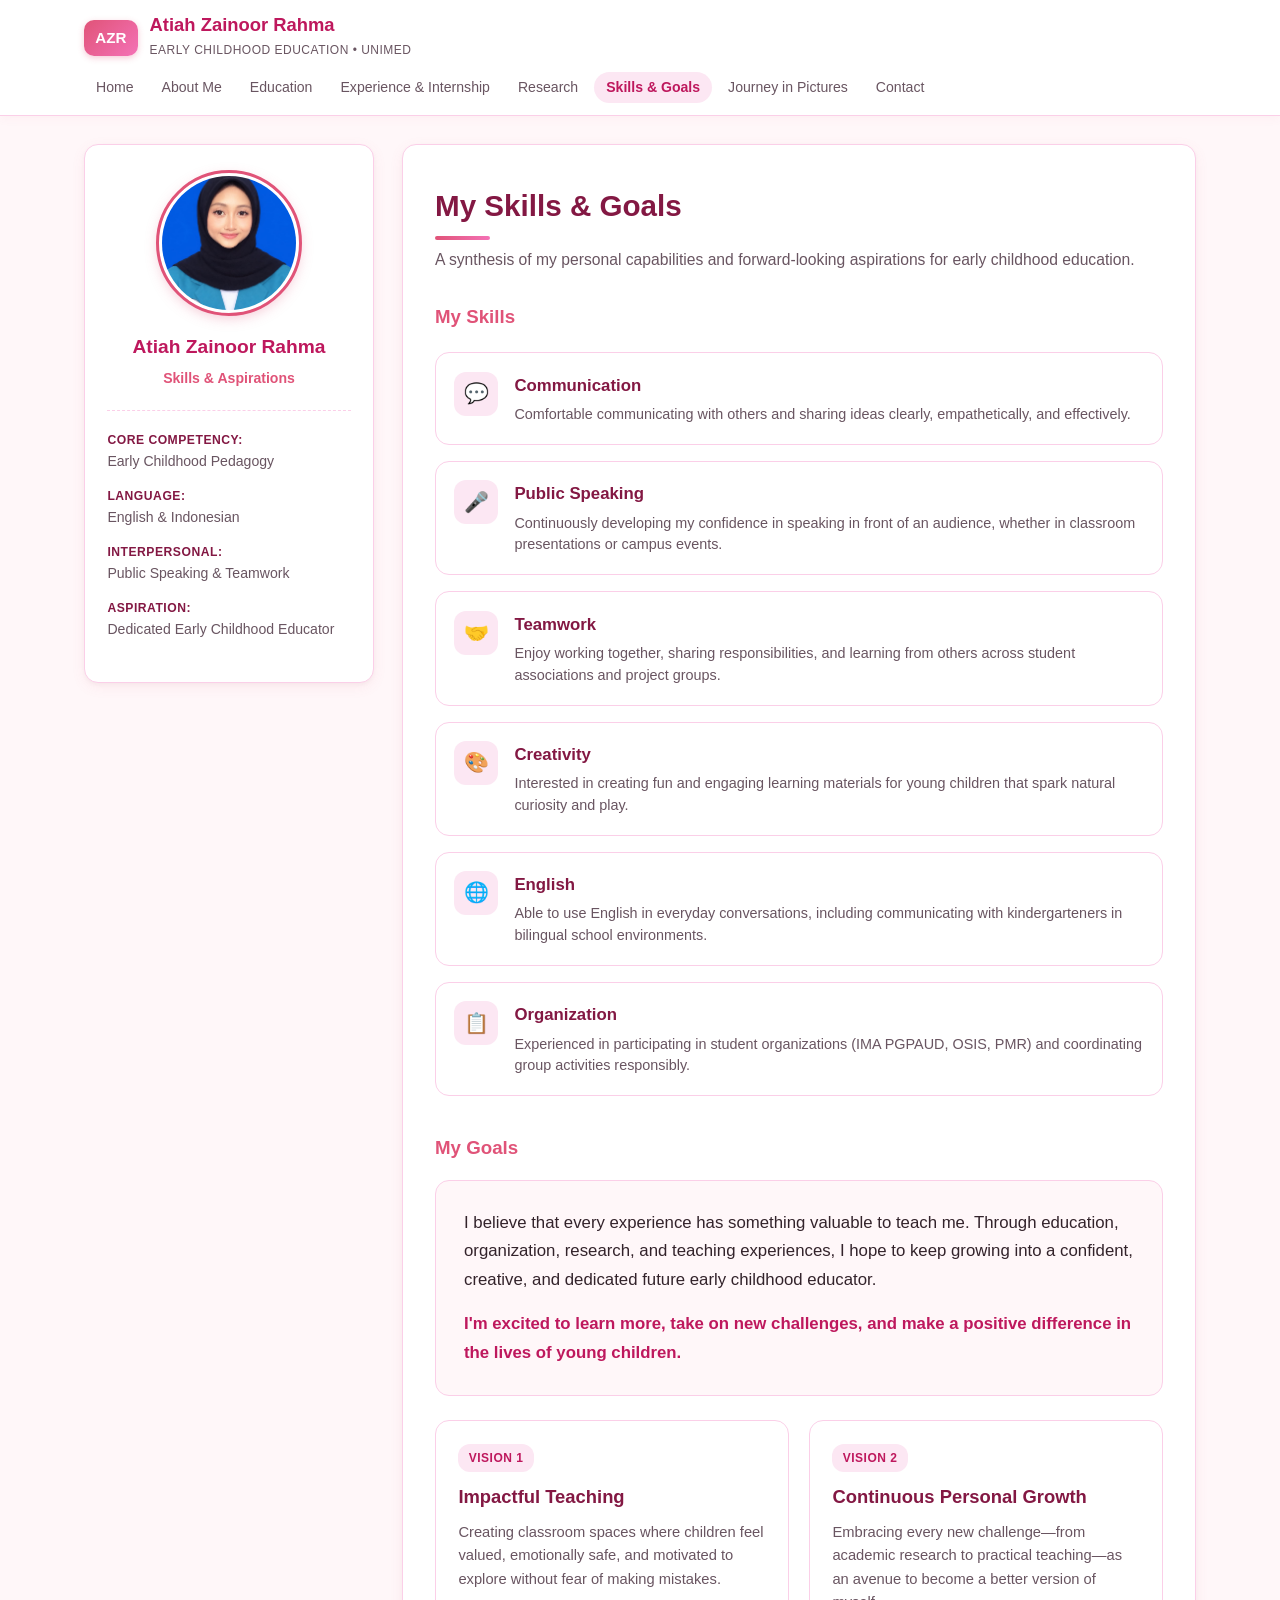
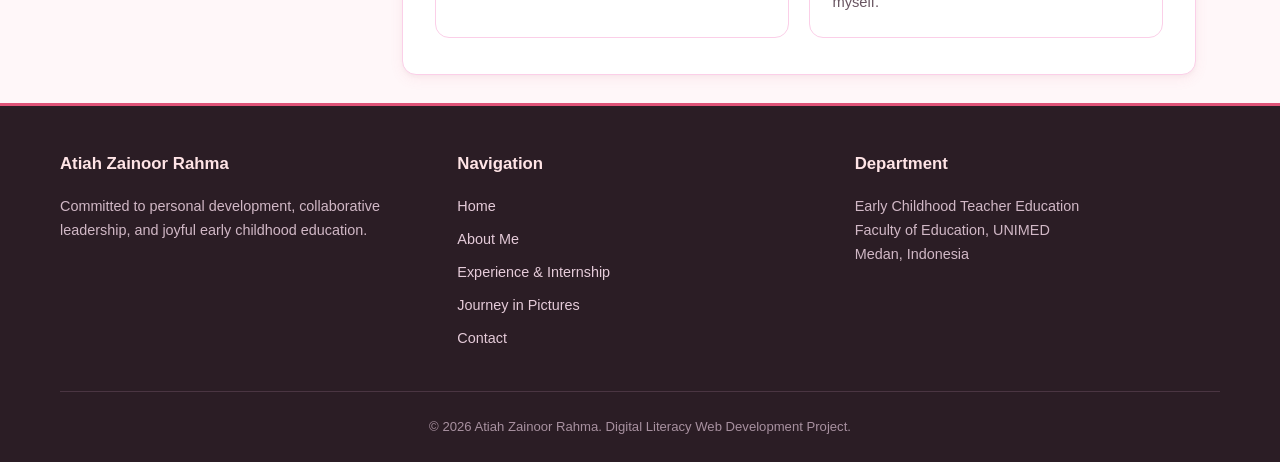
<file: skills.html>
<!DOCTYPE html>
<html lang="en">
<head>
  <meta charset="UTF-8">
  <meta name="viewport" content="width=device-width, initial-scale=1.0">
  <title>My Skills & Goals | Atiah Zainoor Rahma</title>
  <link rel="stylesheet" href="style.css">
</head>
<body>

  <!-- ================= 1. HEADER & NAVIGATION ================= -->
  <header>
    <div class="header-container">
      <div class="brand-logo">
        <span class="brand-badge">AZR</span>
        <div class="brand-text">
          <h1>Atiah Zainoor Rahma</h1>
          <span>Early Childhood Education • UNIMED</span>
        </div>
      </div>
      <nav>
        <ul>
          <li><a href="index.html">Home</a></li>
          <li><a href="about.html">About Me</a></li>
          <li><a href="education.html">Education</a></li>
          <li><a href="experience.html">Experience & Internship</a></li>
          <li><a href="research.html">Research</a></li>
          <li><a href="skills.html" class="active">Skills & Goals</a></li>
          <li><a href="gallery.html">Journey in Pictures</a></li>
          <li><a href="contact.html">Contact</a></li>
        </ul>
      </nav>
    </div>
  </header>

  <!-- ================= 2. MAIN CONTENT ================= -->
  <main>
    <div class="layout-grid">
      <!-- SIDEBAR -->
      <aside class="sidebar">
        <div class="profile-card">
          <div class="profile-photo-wrapper">
            <img src="tia.jpeg" alt="Atiah Zainoor Rahma" onerror="this.onerror=null; this.src='https://ui-avatars.com/api/?name=Atiah+Zainoor+Rahma&background=fce7f3&color=db2777&size=200&bold=true';">
          </div>
          <h3>Atiah Zainoor Rahma</h3>
          <p class="role">Skills & Aspirations</p>
          <ul class="sidebar-info">
            <li><strong>Core Competency:</strong> Early Childhood Pedagogy</li>
            <li><strong>Language:</strong> English & Indonesian</li>
            <li><strong>Interpersonal:</strong> Public Speaking & Teamwork</li>
            <li><strong>Aspiration:</strong> Dedicated Early Childhood Educator</li>
          </ul>
        </div>
      </aside>

      <!-- CONTENT AREA -->
      <section class="content-area">
        <h2 class="page-title">My Skills & Goals</h2>
        <p class="page-subtitle">A synthesis of my personal capabilities and forward-looking aspirations for early childhood education.</p>

        <!-- Section 1: My Skills -->
        <h3 style="margin-bottom: 1.25rem; color: var(--primary-pink);">My Skills</h3>

        <div class="skill-card-item">
          <div class="skill-icon">💬</div>
          <div>
            <h4>Communication</h4>
            <p>Comfortable communicating with others and sharing ideas clearly, empathetically, and effectively.</p>
          </div>
        </div>

        <div class="skill-card-item">
          <div class="skill-icon">🎤</div>
          <div>
            <h4>Public Speaking</h4>
            <p>Continuously developing my confidence in speaking in front of an audience, whether in classroom presentations or campus events.</p>
          </div>
        </div>

        <div class="skill-card-item">
          <div class="skill-icon">🤝</div>
          <div>
            <h4>Teamwork</h4>
            <p>Enjoy working together, sharing responsibilities, and learning from others across student associations and project groups.</p>
          </div>
        </div>

        <div class="skill-card-item">
          <div class="skill-icon">🎨</div>
          <div>
            <h4>Creativity</h4>
            <p>Interested in creating fun and engaging learning materials for young children that spark natural curiosity and play.</p>
          </div>
        </div>

        <div class="skill-card-item">
          <div class="skill-icon">🌐</div>
          <div>
            <h4>English</h4>
            <p>Able to use English in everyday conversations, including communicating with kindergarteners in bilingual school environments.</p>
          </div>
        </div>

        <div class="skill-card-item">
          <div class="skill-icon">📋</div>
          <div>
            <h4>Organization</h4>
            <p>Experienced in participating in student organizations (IMA PGPAUD, OSIS, PMR) and coordinating group activities responsibly.</p>
          </div>
        </div>

        <!-- Section 2: My Goals -->
        <h3 style="margin-top: 2.25rem; margin-bottom: 1rem; color: var(--primary-pink);">My Goals</h3>

        <article style="background: var(--bg-body); padding: 1.75rem; border-radius: var(--radius); border: 1.5px solid var(--border-color); margin-bottom: 1.5rem;">
          <p style="color: var(--text-main); font-size: 1.05rem; line-height: 1.7; margin-bottom: 1rem;">
            I believe that every experience has something valuable to teach me. Through education, organization, research, and teaching experiences, I hope to keep growing into a confident, creative, and dedicated future early childhood educator.
          </p>
          <p style="color: var(--primary-dark); font-size: 1.05rem; line-height: 1.7; font-weight: 600;">
            I'm excited to learn more, take on new challenges, and make a positive difference in the lives of young children.
          </p>
        </article>

        <!-- Vision Cards -->
        <div class="card-grid">
          <div class="card">
            <span class="card-tag">Vision 1</span>
            <h3>Impactful Teaching</h3>
            <p>Creating classroom spaces where children feel valued, emotionally safe, and motivated to explore without fear of making mistakes.</p>
          </div>

          <div class="card">
            <span class="card-tag">Vision 2</span>
            <h3>Continuous Personal Growth</h3>
            <p>Embracing every new challenge—from academic research to practical teaching—as an avenue to become a better version of myself.</p>
          </div>
        </div>
      </section>
    </div>
  </main>

  <!-- ================= 3. FOOTER ================= -->
  <footer>
    <div class="footer-container">
      <div class="footer-col">
        <h4>Atiah Zainoor Rahma</h4>
        <p>Committed to personal development, collaborative leadership, and joyful early childhood education.</p>
      </div>
      <div class="footer-col">
        <h4>Navigation</h4>
        <ul>
          <li><a href="index.html">Home</a></li>
          <li><a href="about.html">About Me</a></li>
          <li><a href="experience.html">Experience & Internship</a></li>
          <li><a href="gallery.html">Journey in Pictures</a></li>
          <li><a href="contact.html">Contact</a></li>
        </ul>
      </div>
      <div class="footer-col">
        <h4>Department</h4>
        <p>Early Childhood Teacher Education<br>Faculty of Education, UNIMED<br>Medan, Indonesia</p>
      </div>
    </div>
    <div class="footer-bottom">
      <p>&copy; 2026 Atiah Zainoor Rahma. Digital Literacy Web Development Project.</p>
    </div>
  </footer>

</body>
</html>
</file>
<file: style.css>
/* ===================================================
   PORTFOLIO WEBSITE STYLESHEET (PINK THEME)
   Atiah Zainoor Rahma - Early Childhood Teacher Education
   Universitas Negeri Medan (UNIMED)
   Structure: Header, Navigation, Main Content, Footer
=================================================== */

:root {
  --primary-pink: #e05378;
  --primary-dark: #be185d;
  --primary-deep: #831843;
  --primary-light: #fff1f2;
  --primary-soft: #fce7f3;
  --accent-rose: #f472b6;
  --accent-peach: #fb7185;
  --text-main: #33232b;
  --text-muted: #695561;
  --text-light: #947e8c;
  --bg-body: #fff7f9;
  --bg-card: #ffffff;
  --border-color: #fbcfe8;
  --border-soft: #fdf2f8;
  --shadow: 0 4px 14px rgba(224, 83, 120, 0.08), 0 2px 4px rgba(0, 0, 0, 0.03);
  --shadow-hover: 0 10px 22px rgba(224, 83, 120, 0.16), 0 4px 8px rgba(0, 0, 0, 0.05);
  --radius: 14px;
  --radius-sm: 8px;
  --transition: all 0.25s ease-in-out;
}

* {
  margin: 0;
  padding: 0;
  box-sizing: border-box;
}

body {
  font-family: 'Segoe UI', -apple-system, BlinkMacSystemFont, Roboto, Helvetica, Arial, sans-serif;
  color: var(--text-main);
  background-color: var(--bg-body);
  line-height: 1.68;
  min-height: 100vh;
  display: flex;
  flex-direction: column;
}

a {
  color: var(--primary-pink);
  text-decoration: none;
  transition: var(--transition);
}

a:hover {
  color: var(--primary-dark);
}

/* -------------------------------------------
   1. HEADER & NAVIGATION (Top Section)
------------------------------------------- */
header {
  background-color: #ffffff;
  border-bottom: 1.5px solid var(--border-color);
  position: sticky;
  top: 0;
  z-index: 100;
  box-shadow: 0 2px 10px rgba(224, 83, 120, 0.06);
}

.header-container {
  max-width: 1160px;
  margin: 0 auto;
  padding: 0.85rem 1.5rem;
  display: flex;
  justify-content: space-between;
  align-items: center;
  flex-wrap: wrap;
  gap: 0.75rem;
}

.brand-logo {
  display: flex;
  align-items: center;
  gap: 0.75rem;
}

.brand-badge {
  background: linear-gradient(135deg, var(--primary-pink), var(--accent-rose));
  color: white;
  font-weight: 700;
  font-size: 0.95rem;
  padding: 0.35rem 0.7rem;
  border-radius: 10px;
  display: inline-block;
  box-shadow: 0 2px 6px rgba(224, 83, 120, 0.3);
}

.brand-text h1 {
  font-size: 1.15rem;
  font-weight: 700;
  color: var(--primary-dark);
  line-height: 1.2;
}

.brand-text span {
  font-size: 0.75rem;
  color: var(--text-muted);
  text-transform: uppercase;
  letter-spacing: 0.5px;
}

/* Navigation Menu */
nav ul {
  display: flex;
  list-style: none;
  gap: 0.25rem;
  flex-wrap: wrap;
}

nav a {
  padding: 0.45rem 0.75rem;
  border-radius: 20px;
  font-weight: 500;
  font-size: 0.88rem;
  color: var(--text-muted);
  transition: var(--transition);
}

nav a:hover,
nav a.active {
  background-color: var(--primary-soft);
  color: var(--primary-dark);
  font-weight: 600;
}

/* -------------------------------------------
   2. BODY / MAIN CONTENT
------------------------------------------- */
main {
  flex: 1;
  max-width: 1160px;
  width: 100%;
  margin: 1.75rem auto;
  padding: 0 1.5rem;
}

/* Two-column Layout (Sidebar + Content) */
.layout-grid {
  display: grid;
  grid-template-columns: 290px 1fr;
  gap: 1.75rem;
  align-items: start;
}

/* Sidebar with Profile Photo */
aside.sidebar {
  background: var(--bg-card);
  padding: 1.75rem 1.4rem;
  border-radius: var(--radius);
  border: 1.5px solid var(--border-color);
  box-shadow: var(--shadow);
  text-align: center;
}

.profile-card {
  display: flex;
  flex-direction: column;
  align-items: center;
}

.profile-photo-wrapper {
  position: relative;
  width: 140px;
  height: 140px;
  margin-bottom: 1.15rem;
}

.profile-photo-wrapper img {
  width: 100%;
  height: 100%;
  object-fit: cover;
  border-radius: 50%;
  border: 3.5px solid white;
  box-shadow: 0 4px 14px rgba(224, 83, 120, 0.35);
  display: block;
  outline: 3px solid var(--primary-pink);
}

.profile-card h3 {
  font-size: 1.2rem;
  font-weight: 700;
  color: var(--primary-dark);
  margin-bottom: 0.2rem;
}

.profile-card p.role {
  color: var(--primary-pink);
  font-size: 0.88rem;
  font-weight: 600;
  margin-bottom: 1.2rem;
}

.sidebar-info {
  list-style: none;
  text-align: left;
  border-top: 1px dashed var(--border-color);
  padding-top: 1.2rem;
  font-size: 0.88rem;
  width: 100%;
}

.sidebar-info li {
  margin-bottom: 0.75rem;
  color: var(--text-muted);
}

.sidebar-info strong {
  color: var(--primary-deep);
  display: block;
  font-size: 0.76rem;
  text-transform: uppercase;
  letter-spacing: 0.5px;
}

/* Content Area */
.content-area {
  background: var(--bg-card);
  padding: 2.25rem 2rem;
  border-radius: var(--radius);
  border: 1.5px solid var(--border-color);
  box-shadow: var(--shadow);
}

.page-title {
  font-size: 1.85rem;
  font-weight: 700;
  color: var(--primary-deep);
  margin-bottom: 0.4rem;
  position: relative;
  padding-bottom: 0.6rem;
}

.page-title::after {
  content: '';
  position: absolute;
  bottom: 0;
  left: 0;
  width: 55px;
  height: 4px;
  background: linear-gradient(90deg, var(--primary-pink), var(--accent-rose));
  border-radius: 2px;
}

.page-subtitle {
  color: var(--text-muted);
  font-size: 0.98rem;
  margin-bottom: 1.75rem;
}

/* Hero Section (Welcome Banner) */
.hero-banner {
  background: linear-gradient(135deg, #f43f5e 0%, #db2777 55%, #be185d 100%);
  color: white;
  padding: 2.75rem 2.25rem;
  border-radius: var(--radius);
  margin-bottom: 1.75rem;
  box-shadow: 0 10px 25px rgba(219, 39, 119, 0.22);
  position: relative;
  overflow: hidden;
}

.hero-banner::before {
  content: '🌸';
  position: absolute;
  right: 25px;
  bottom: 10px;
  font-size: 6.5rem;
  opacity: 0.18;
  pointer-events: none;
}

.hero-subtitle {
  text-transform: uppercase;
  letter-spacing: 2px;
  font-size: 0.85rem;
  font-weight: 700;
  color: #ffe4e6;
  margin-bottom: 0.5rem;
  display: block;
}

.hero-banner h2 {
  font-size: 2.3rem;
  margin-bottom: 0.4rem;
  font-weight: 800;
  letter-spacing: -0.5px;
}

.hero-tagline {
  font-size: 1.25rem;
  font-weight: 600;
  color: #fff1f2;
  margin-bottom: 1.25rem;
}

/* Quote Box */
.quote-box {
  background: rgba(255, 255, 255, 0.18);
  backdrop-filter: blur(8px);
  border-left: 4px solid #ffffff;
  padding: 1rem 1.3rem;
  border-radius: 0 10px 10px 0;
  margin-bottom: 1.75rem;
  font-style: italic;
  font-size: 1.02rem;
  color: #ffffff;
  max-width: 780px;
  line-height: 1.6;
}

.btn-group {
  display: flex;
  gap: 1rem;
  flex-wrap: wrap;
}

.btn {
  display: inline-block;
  padding: 0.65rem 1.4rem;
  font-weight: 600;
  font-size: 0.92rem;
  border-radius: 25px;
  cursor: pointer;
  border: none;
  transition: var(--transition);
  text-align: center;
}

.btn-primary {
  background: #ffffff;
  color: var(--primary-dark);
  box-shadow: 0 4px 10px rgba(0, 0, 0, 0.1);
}

.btn-primary:hover {
  background: var(--primary-light);
  color: var(--primary-deep);
  transform: translateY(-2px);
}

.btn-outline {
  border: 1.5px solid rgba(255, 255, 255, 0.9);
  color: white;
}

.btn-outline:hover {
  background: rgba(255, 255, 255, 0.2);
  color: white;
  transform: translateY(-2px);
}

/* Cards & Grid */
.card-grid {
  display: grid;
  grid-template-columns: repeat(auto-fit, minmax(260px, 1fr));
  gap: 1.25rem;
  margin-top: 1.25rem;
}

.card {
  background: #ffffff;
  border: 1.5px solid var(--border-color);
  border-radius: var(--radius);
  padding: 1.4rem;
  transition: var(--transition);
  position: relative;
}

.card:hover {
  transform: translateY(-3px);
  box-shadow: var(--shadow-hover);
  border-color: var(--accent-rose);
}

.card h3 {
  font-size: 1.15rem;
  margin-bottom: 0.5rem;
  color: var(--primary-deep);
}

.card p {
  color: var(--text-muted);
  font-size: 0.92rem;
  line-height: 1.58;
}

.card-tag {
  display: inline-block;
  background: var(--primary-soft);
  color: var(--primary-dark);
  font-size: 0.75rem;
  font-weight: 700;
  padding: 0.25rem 0.65rem;
  border-radius: 12px;
  margin-bottom: 0.65rem;
  text-transform: uppercase;
  letter-spacing: 0.5px;
}

/* Timeline / Education Styling */
.timeline {
  position: relative;
  border-left: 3px solid var(--primary-soft);
  padding-left: 1.5rem;
  margin: 1.5rem 0;
}

.timeline-item {
  position: relative;
  margin-bottom: 2rem;
}

.timeline-item::before {
  content: '';
  position: absolute;
  left: calc(-1.5rem - 7.5px);
  top: 4px;
  width: 12px;
  height: 12px;
  border-radius: 50%;
  background: var(--primary-pink);
  border: 3px solid white;
  box-shadow: 0 0 0 2px var(--accent-rose);
}

.timeline-date {
  font-size: 0.82rem;
  font-weight: 700;
  color: var(--primary-pink);
  text-transform: uppercase;
  letter-spacing: 0.5px;
  margin-bottom: 0.25rem;
}

.timeline-title {
  font-size: 1.22rem;
  font-weight: 700;
  color: var(--text-main);
  margin-bottom: 0.25rem;
}

.timeline-subtitle {
  font-size: 0.95rem;
  font-weight: 600;
  color: var(--primary-dark);
  margin-bottom: 0.5rem;
}

/* Skills List Items */
.skill-card-item {
  display: flex;
  align-items: flex-start;
  gap: 1rem;
  padding: 1.15rem;
  background: #ffffff;
  border: 1.5px solid var(--border-color);
  border-radius: var(--radius);
  margin-bottom: 1rem;
  transition: var(--transition);
}

.skill-card-item:hover {
  border-color: var(--accent-rose);
  transform: translateY(-2px);
  box-shadow: var(--shadow);
}

.skill-icon {
  width: 44px;
  height: 44px;
  background: var(--primary-soft);
  color: var(--primary-dark);
  display: flex;
  align-items: center;
  justify-content: center;
  border-radius: 12px;
  font-size: 1.25rem;
  flex-shrink: 0;
}

.skill-card-item h4 {
  color: var(--primary-deep);
  font-size: 1.05rem;
  margin-bottom: 0.25rem;
}

.skill-card-item p {
  color: var(--text-muted);
  font-size: 0.9rem;
  line-height: 1.5;
}

/* Gallery / Journey in Pictures */
.gallery-grid {
  display: grid;
  grid-template-columns: repeat(auto-fit, minmax(280px, 1fr));
  gap: 1.5rem;
  margin-top: 1.5rem;
}

.gallery-card {
  background: #ffffff;
  border: 1.5px solid var(--border-color);
  border-radius: var(--radius);
  overflow: hidden;
  transition: var(--transition);
  box-shadow: var(--shadow);
  display: flex;
  flex-direction: column;
}

.gallery-card:hover {
  transform: translateY(-4px);
  box-shadow: var(--shadow-hover);
  border-color: var(--accent-rose);
}

.gallery-img-wrapper {
  position: relative;
  width: 100%;
  height: 200px;
  overflow: hidden;
  background-color: var(--primary-soft);
}

.gallery-img-wrapper img {
  width: 100%;
  height: 100%;
  object-fit: cover;
  transition: transform 0.4s ease;
}

.gallery-card:hover .gallery-img-wrapper img {
  transform: scale(1.05);
}

.gallery-body {
  padding: 1.25rem;
  flex: 1;
  display: flex;
  flex-direction: column;
}

.gallery-body h3 {
  font-size: 1.15rem;
  color: var(--primary-deep);
  margin-bottom: 0.4rem;
}

.gallery-body p {
  font-size: 0.9rem;
  color: var(--text-muted);
  line-height: 1.55;
  margin-bottom: 0.75rem;
  flex: 1;
}

.gallery-link {
  font-size: 0.82rem;
  color: var(--primary-pink);
  font-weight: 600;
  display: inline-flex;
  align-items: center;
  gap: 0.25rem;
}

/* Forms */
.form-group {
  margin-bottom: 1.25rem;
}

.form-group label {
  display: block;
  font-weight: 600;
  font-size: 0.9rem;
  margin-bottom: 0.4rem;
  color: var(--primary-deep);
}

.form-control {
  width: 100%;
  padding: 0.75rem 0.95rem;
  font-size: 0.95rem;
  border: 1.5px solid var(--border-color);
  border-radius: 10px;
  font-family: inherit;
  transition: var(--transition);
  background-color: #fff;
}

.form-control:focus {
  outline: none;
  border-color: var(--primary-pink);
  box-shadow: 0 0 0 3px rgba(224, 83, 120, 0.15);
}

textarea.form-control {
  min-height: 130px;
  resize: vertical;
}

.btn-submit {
  background: linear-gradient(135deg, var(--primary-pink), var(--primary-dark));
  color: white;
  padding: 0.75rem 1.75rem;
  border-radius: 25px;
  font-weight: 600;
}

.btn-submit:hover {
  box-shadow: 0 6px 16px rgba(224, 83, 120, 0.35);
  color: white;
  transform: translateY(-2px);
}

/* Notice Box */
.notice-box {
  background: #fdf2f8;
  border-left: 4px solid var(--primary-pink);
  padding: 1rem 1.25rem;
  border-radius: 0 var(--radius) var(--radius) 0;
  margin-bottom: 1.5rem;
  font-size: 0.92rem;
  color: var(--primary-deep);
}

/* -------------------------------------------
   3. FOOTER
------------------------------------------- */
footer {
  background: #2b1d25;
  color: #d1b8c6;
  margin-top: auto;
  border-top: 3px solid var(--primary-pink);
  padding: 2.75rem 1.5rem 1.5rem;
  font-size: 0.9rem;
}

.footer-container {
  max-width: 1160px;
  margin: 0 auto;
  display: grid;
  grid-template-columns: repeat(auto-fit, minmax(220px, 1fr));
  gap: 2rem;
  margin-bottom: 2rem;
}

.footer-col h4 {
  color: #ffe4e6;
  font-size: 1.05rem;
  margin-bottom: 1rem;
  font-weight: 700;
}

.footer-col ul {
  list-style: none;
}

.footer-col li {
  margin-bottom: 0.55rem;
}

.footer-col a {
  color: #e5cbd9;
}

.footer-col a:hover {
  color: #ffffff;
  padding-left: 4px;
}

.footer-bottom {
  max-width: 1160px;
  margin: 0 auto;
  padding-top: 1.5rem;
  border-top: 1px solid #4a3542;
  text-align: center;
  font-size: 0.82rem;
  color: #a891a0;
}

/* Responsive Breakpoints */
@media (max-width: 900px) {
  .layout-grid {
    grid-template-columns: 1fr;
  }

  .header-container {
    flex-direction: column;
    align-items: flex-start;
  }

  nav ul {
    width: 100%;
    justify-content: flex-start;
  }

  .hero-banner h2 {
    font-size: 1.85rem;
  }

  .quote-box {
    font-size: 0.95rem;
  }
}
</file>
